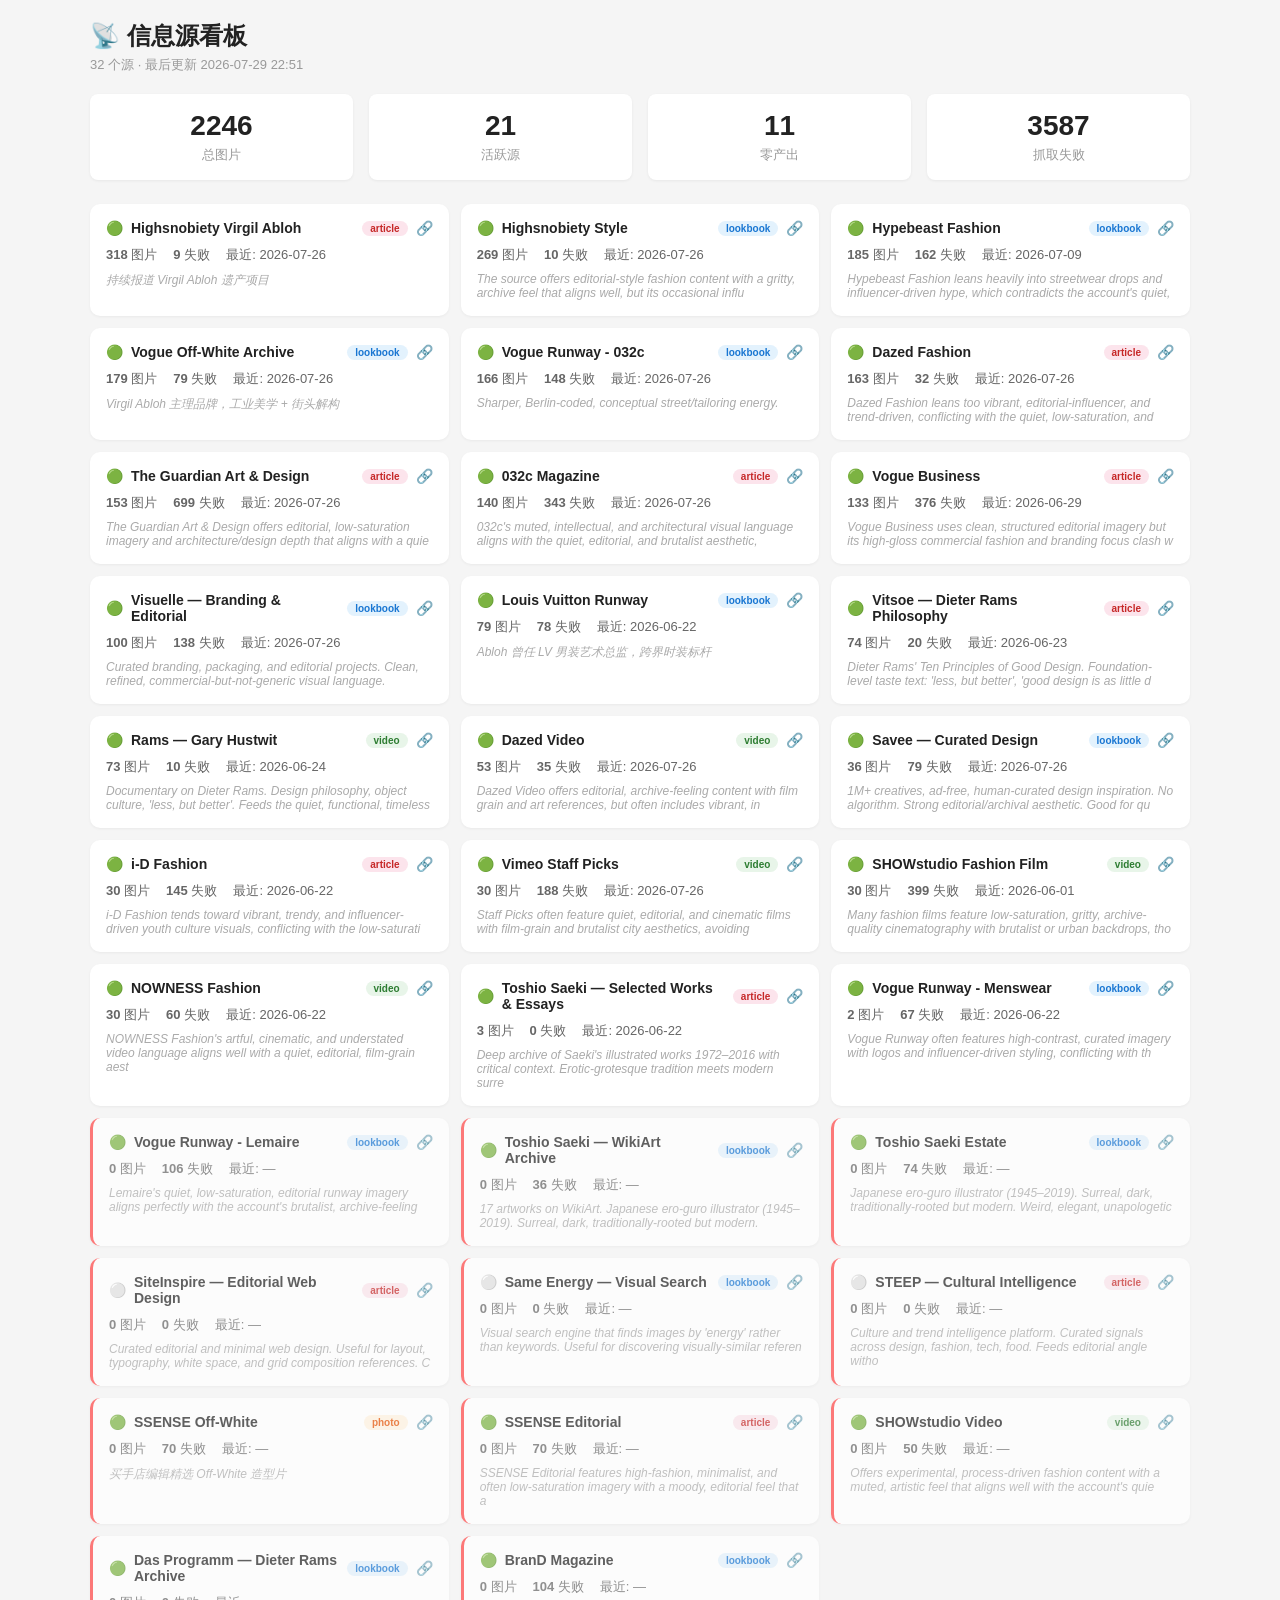
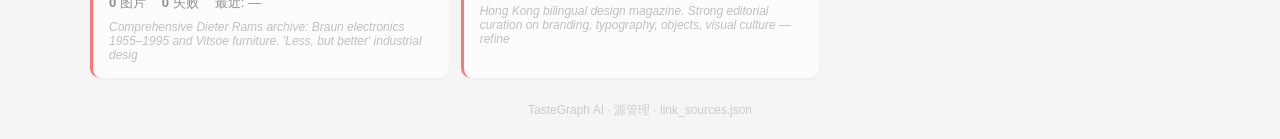
<file: data/sources.html>
<!DOCTYPE html>
<html lang="zh-CN">
<head>
<meta charset="UTF-8">
<meta name="viewport" content="width=device-width, initial-scale=1.0">
<title>信息源看板 — TasteGraph</title>
<style>
  * { box-sizing: border-box; }
  body { font-family: -apple-system, "PingFang SC", sans-serif; background: #f5f5f5; margin: 0; padding: 20px; color: #222; }
  .wrap { max-width: 1100px; margin: 0 auto; }
  h1 { font-size: 24px; margin: 0 0 4px; }
  .sub { color: #999; font-size: 13px; margin-bottom: 20px; }
  .stats { display: flex; gap: 16px; margin-bottom: 24px; }
  .stat-box { background: white; padding: 16px 24px; border-radius: 8px; flex: 1; text-align: center; box-shadow: 0 1px 3px rgba(0,0,0,0.06); }
  .stat-box .num { font-size: 28px; font-weight: 700; }
  .stat-box .label { font-size: 13px; color: #999; margin-top: 4px; }
  .grid { display: grid; grid-template-columns: repeat(auto-fill, minmax(320px, 1fr)); gap: 12px; }
  .card { background: white; border-radius: 10px; padding: 16px; box-shadow: 0 1px 3px rgba(0,0,0,0.05); transition: transform 0.1s; }
  .card:hover { transform: translateY(-1px); box-shadow: 0 3px 12px rgba(0,0,0,0.1); }
  .card.zero-yield { border-left: 3px solid #ff4444; opacity: 0.7; }
  .card-top { display: flex; align-items: center; gap: 8px; margin-bottom: 10px; }
  .card-top .name { font-weight: 700; font-size: 14px; flex: 1; }
  .card-top .status { font-size: 14px; }
  .card-top .url { font-size: 14px; text-decoration: none; }
  .tag { font-size: 10px; padding: 2px 8px; border-radius: 10px; font-weight: 600; }
  .tag-lb { background: #e3f2fd; color: #1976d2; }
  .tag-art { background: #fce4ec; color: #c62828; }
  .tag-vid { background: #e8f5e9; color: #2e7d32; }
  .tag-photo { background: #fff3e0; color: #e65100; }
  .tag-mix { background: #f3e5f5; color: #7b1fa2; }
  .card-stats { display: flex; gap: 16px; font-size: 13px; color: #666; margin-bottom: 8px; }
  .card-reason { font-size: 12px; color: #aaa; font-style: italic; }
  .footer { text-align: center; color: #ccc; font-size: 12px; margin-top: 24px; }
</style>
</head>
<body>
<div class="wrap">
<h1>📡 信息源看板</h1>
<div class="sub">32 个源 · 最后更新 2026-07-29 22:51</div>

<div class="stats">
  <div class="stat-box">
    <div class="num">2246</div>
    <div class="label">总图片</div>
  </div>
  <div class="stat-box">
    <div class="num">21</div>
    <div class="label">活跃源</div>
  </div>
  <div class="stat-box">
    <div class="num">11</div>
    <div class="label">零产出</div>
  </div>
  <div class="stat-box">
    <div class="num">3587</div>
    <div class="label">抓取失败</div>
  </div>
</div>

<div class="grid">

    <div class="card ">
      <div class="card-top">
        <span class="status">🟢</span>
        <span class="name">Highsnobiety Virgil Abloh</span>
        <span class="tag tag-art">article</span>
        <a href="https://www.highsnobiety.com/tag/virgil-abloh/" target="_blank" class="url" title="https://www.highsnobiety.com/tag/virgil-abloh/">🔗</a>
      </div>
      <div class="card-stats">
        <span class="stat"><strong>318</strong> 图片</span>
        <span class="stat"><strong>9</strong> 失败</span>
        <span class="stat">最近: 2026-07-26</span>
      </div>
      <div class="card-reason">持续报道 Virgil Abloh 遗产项目</div>
    </div>
    <div class="card ">
      <div class="card-top">
        <span class="status">🟢</span>
        <span class="name">Highsnobiety Style</span>
        <span class="tag tag-lb">lookbook</span>
        <a href="https://www.highsnobiety.com/tag/style/" target="_blank" class="url" title="https://www.highsnobiety.com/tag/style/">🔗</a>
      </div>
      <div class="card-stats">
        <span class="stat"><strong>269</strong> 图片</span>
        <span class="stat"><strong>10</strong> 失败</span>
        <span class="stat">最近: 2026-07-26</span>
      </div>
      <div class="card-reason">The source offers editorial-style fashion content with a gritty, archive feel that aligns well, but its occasional influ</div>
    </div>
    <div class="card ">
      <div class="card-top">
        <span class="status">🟢</span>
        <span class="name">Hypebeast Fashion</span>
        <span class="tag tag-lb">lookbook</span>
        <a href="https://hypebeast.com/fashion" target="_blank" class="url" title="https://hypebeast.com/fashion">🔗</a>
      </div>
      <div class="card-stats">
        <span class="stat"><strong>185</strong> 图片</span>
        <span class="stat"><strong>162</strong> 失败</span>
        <span class="stat">最近: 2026-07-09</span>
      </div>
      <div class="card-reason">Hypebeast Fashion leans heavily into streetwear drops and influencer-driven hype, which contradicts the account's quiet,</div>
    </div>
    <div class="card ">
      <div class="card-top">
        <span class="status">🟢</span>
        <span class="name">Vogue Off-White Archive</span>
        <span class="tag tag-lb">lookbook</span>
        <a href="https://www.vogue.com/fashion-shows/designer/off-white" target="_blank" class="url" title="https://www.vogue.com/fashion-shows/designer/off-white">🔗</a>
      </div>
      <div class="card-stats">
        <span class="stat"><strong>179</strong> 图片</span>
        <span class="stat"><strong>79</strong> 失败</span>
        <span class="stat">最近: 2026-07-26</span>
      </div>
      <div class="card-reason">Virgil Abloh 主理品牌，工业美学 + 街头解构</div>
    </div>
    <div class="card ">
      <div class="card-top">
        <span class="status">🟢</span>
        <span class="name">Vogue Runway - 032c</span>
        <span class="tag tag-lb">lookbook</span>
        <a href="https://www.vogue.com/fashion-shows/designer/032c" target="_blank" class="url" title="https://www.vogue.com/fashion-shows/designer/032c">🔗</a>
      </div>
      <div class="card-stats">
        <span class="stat"><strong>166</strong> 图片</span>
        <span class="stat"><strong>148</strong> 失败</span>
        <span class="stat">最近: 2026-07-26</span>
      </div>
      <div class="card-reason">Sharper, Berlin-coded, conceptual street/tailoring energy.</div>
    </div>
    <div class="card ">
      <div class="card-top">
        <span class="status">🟢</span>
        <span class="name">Dazed Fashion</span>
        <span class="tag tag-art">article</span>
        <a href="https://www.dazeddigital.com/fashion" target="_blank" class="url" title="https://www.dazeddigital.com/fashion">🔗</a>
      </div>
      <div class="card-stats">
        <span class="stat"><strong>163</strong> 图片</span>
        <span class="stat"><strong>32</strong> 失败</span>
        <span class="stat">最近: 2026-07-26</span>
      </div>
      <div class="card-reason">Dazed Fashion leans too vibrant, editorial-influencer, and trend-driven, conflicting with the quiet, low-saturation, and</div>
    </div>
    <div class="card ">
      <div class="card-top">
        <span class="status">🟢</span>
        <span class="name">The Guardian Art & Design</span>
        <span class="tag tag-art">article</span>
        <a href="https://www.theguardian.com/artanddesign" target="_blank" class="url" title="https://www.theguardian.com/artanddesign">🔗</a>
      </div>
      <div class="card-stats">
        <span class="stat"><strong>153</strong> 图片</span>
        <span class="stat"><strong>699</strong> 失败</span>
        <span class="stat">最近: 2026-07-26</span>
      </div>
      <div class="card-reason">The Guardian Art & Design offers editorial, low-saturation imagery and architecture/design depth that aligns with a quie</div>
    </div>
    <div class="card ">
      <div class="card-top">
        <span class="status">🟢</span>
        <span class="name">032c Magazine</span>
        <span class="tag tag-art">article</span>
        <a href="https://www.032c.com/" target="_blank" class="url" title="https://www.032c.com/">🔗</a>
      </div>
      <div class="card-stats">
        <span class="stat"><strong>140</strong> 图片</span>
        <span class="stat"><strong>343</strong> 失败</span>
        <span class="stat">最近: 2026-07-26</span>
      </div>
      <div class="card-reason">032c's muted, intellectual, and architectural visual language aligns with the quiet, editorial, and brutalist aesthetic,</div>
    </div>
    <div class="card ">
      <div class="card-top">
        <span class="status">🟢</span>
        <span class="name">Vogue Business</span>
        <span class="tag tag-art">article</span>
        <a href="https://www.voguebusiness.com/" target="_blank" class="url" title="https://www.voguebusiness.com/">🔗</a>
      </div>
      <div class="card-stats">
        <span class="stat"><strong>133</strong> 图片</span>
        <span class="stat"><strong>376</strong> 失败</span>
        <span class="stat">最近: 2026-06-29</span>
      </div>
      <div class="card-reason">Vogue Business uses clean, structured editorial imagery but its high-gloss commercial fashion and branding focus clash w</div>
    </div>
    <div class="card ">
      <div class="card-top">
        <span class="status">🟢</span>
        <span class="name">Visuelle — Branding & Editorial</span>
        <span class="tag tag-lb">lookbook</span>
        <a href="https://visuelle.co.uk" target="_blank" class="url" title="https://visuelle.co.uk">🔗</a>
      </div>
      <div class="card-stats">
        <span class="stat"><strong>100</strong> 图片</span>
        <span class="stat"><strong>138</strong> 失败</span>
        <span class="stat">最近: 2026-07-26</span>
      </div>
      <div class="card-reason">Curated branding, packaging, and editorial projects. Clean, refined, commercial-but-not-generic visual language.</div>
    </div>
    <div class="card ">
      <div class="card-top">
        <span class="status">🟢</span>
        <span class="name">Louis Vuitton Runway</span>
        <span class="tag tag-lb">lookbook</span>
        <a href="https://www.vogue.com/fashion-shows/designer/louis-vuitton" target="_blank" class="url" title="https://www.vogue.com/fashion-shows/designer/louis-vuitton">🔗</a>
      </div>
      <div class="card-stats">
        <span class="stat"><strong>79</strong> 图片</span>
        <span class="stat"><strong>78</strong> 失败</span>
        <span class="stat">最近: 2026-06-22</span>
      </div>
      <div class="card-reason">Abloh 曾任 LV 男装艺术总监，跨界时装标杆</div>
    </div>
    <div class="card ">
      <div class="card-top">
        <span class="status">🟢</span>
        <span class="name">Vitsoe — Dieter Rams Philosophy</span>
        <span class="tag tag-art">article</span>
        <a href="https://www.vitsoe.com/gb/about/good-design" target="_blank" class="url" title="https://www.vitsoe.com/gb/about/good-design">🔗</a>
      </div>
      <div class="card-stats">
        <span class="stat"><strong>74</strong> 图片</span>
        <span class="stat"><strong>20</strong> 失败</span>
        <span class="stat">最近: 2026-06-23</span>
      </div>
      <div class="card-reason">Dieter Rams' Ten Principles of Good Design. Foundation-level taste text: 'less, but better', 'good design is as little d</div>
    </div>
    <div class="card ">
      <div class="card-top">
        <span class="status">🟢</span>
        <span class="name">Rams — Gary Hustwit</span>
        <span class="tag tag-vid">video</span>
        <a href="https://www.hustwit.com/rams" target="_blank" class="url" title="https://www.hustwit.com/rams">🔗</a>
      </div>
      <div class="card-stats">
        <span class="stat"><strong>73</strong> 图片</span>
        <span class="stat"><strong>10</strong> 失败</span>
        <span class="stat">最近: 2026-06-24</span>
      </div>
      <div class="card-reason">Documentary on Dieter Rams. Design philosophy, object culture, 'less, but better'. Feeds the quiet, functional, timeless</div>
    </div>
    <div class="card ">
      <div class="card-top">
        <span class="status">🟢</span>
        <span class="name">Dazed Video</span>
        <span class="tag tag-vid">video</span>
        <a href="https://www.dazeddigital.com/video" target="_blank" class="url" title="https://www.dazeddigital.com/video">🔗</a>
      </div>
      <div class="card-stats">
        <span class="stat"><strong>53</strong> 图片</span>
        <span class="stat"><strong>35</strong> 失败</span>
        <span class="stat">最近: 2026-07-26</span>
      </div>
      <div class="card-reason">Dazed Video offers editorial, archive-feeling content with film grain and art references, but often includes vibrant, in</div>
    </div>
    <div class="card ">
      <div class="card-top">
        <span class="status">🟢</span>
        <span class="name">Savee — Curated Design</span>
        <span class="tag tag-lb">lookbook</span>
        <a href="https://savee.it" target="_blank" class="url" title="https://savee.it">🔗</a>
      </div>
      <div class="card-stats">
        <span class="stat"><strong>36</strong> 图片</span>
        <span class="stat"><strong>79</strong> 失败</span>
        <span class="stat">最近: 2026-07-26</span>
      </div>
      <div class="card-reason">1M+ creatives, ad-free, human-curated design inspiration. No algorithm. Strong editorial/archival aesthetic. Good for qu</div>
    </div>
    <div class="card ">
      <div class="card-top">
        <span class="status">🟢</span>
        <span class="name">i-D Fashion</span>
        <span class="tag tag-art">article</span>
        <a href="https://i-d.co/category/fashion/" target="_blank" class="url" title="https://i-d.co/category/fashion/">🔗</a>
      </div>
      <div class="card-stats">
        <span class="stat"><strong>30</strong> 图片</span>
        <span class="stat"><strong>145</strong> 失败</span>
        <span class="stat">最近: 2026-06-22</span>
      </div>
      <div class="card-reason">i-D Fashion tends toward vibrant, trendy, and influencer-driven youth culture visuals, conflicting with the low-saturati</div>
    </div>
    <div class="card ">
      <div class="card-top">
        <span class="status">🟢</span>
        <span class="name">Vimeo Staff Picks</span>
        <span class="tag tag-vid">video</span>
        <a href="https://vimeo.com/channels/staffpicks" target="_blank" class="url" title="https://vimeo.com/channels/staffpicks">🔗</a>
      </div>
      <div class="card-stats">
        <span class="stat"><strong>30</strong> 图片</span>
        <span class="stat"><strong>188</strong> 失败</span>
        <span class="stat">最近: 2026-07-26</span>
      </div>
      <div class="card-reason">Staff Picks often feature quiet, editorial, and cinematic films with film-grain and brutalist city aesthetics, avoiding </div>
    </div>
    <div class="card ">
      <div class="card-top">
        <span class="status">🟢</span>
        <span class="name">SHOWstudio Fashion Film</span>
        <span class="tag tag-vid">video</span>
        <a href="https://www.showstudio.com/projects/fashion_film_submissions" target="_blank" class="url" title="https://www.showstudio.com/projects/fashion_film_submissions">🔗</a>
      </div>
      <div class="card-stats">
        <span class="stat"><strong>30</strong> 图片</span>
        <span class="stat"><strong>399</strong> 失败</span>
        <span class="stat">最近: 2026-06-01</span>
      </div>
      <div class="card-reason">Many fashion films feature low-saturation, gritty, archive-quality cinematography with brutalist or urban backdrops, tho</div>
    </div>
    <div class="card ">
      <div class="card-top">
        <span class="status">🟢</span>
        <span class="name">NOWNESS Fashion</span>
        <span class="tag tag-vid">video</span>
        <a href="https://www.nowness.com/topic/fashion" target="_blank" class="url" title="https://www.nowness.com/topic/fashion">🔗</a>
      </div>
      <div class="card-stats">
        <span class="stat"><strong>30</strong> 图片</span>
        <span class="stat"><strong>60</strong> 失败</span>
        <span class="stat">最近: 2026-06-22</span>
      </div>
      <div class="card-reason">NOWNESS Fashion's artful, cinematic, and understated video language aligns well with a quiet, editorial, film-grain aest</div>
    </div>
    <div class="card ">
      <div class="card-top">
        <span class="status">🟢</span>
        <span class="name">Toshio Saeki — Selected Works & Essays</span>
        <span class="tag tag-art">article</span>
        <a href="https://anothersomething.org/saeki-selected-works" target="_blank" class="url" title="https://anothersomething.org/saeki-selected-works">🔗</a>
      </div>
      <div class="card-stats">
        <span class="stat"><strong>3</strong> 图片</span>
        <span class="stat"><strong>0</strong> 失败</span>
        <span class="stat">最近: 2026-06-22</span>
      </div>
      <div class="card-reason">Deep archive of Saeki's illustrated works 1972–2016 with critical context. Erotic-grotesque tradition meets modern surre</div>
    </div>
    <div class="card ">
      <div class="card-top">
        <span class="status">🟢</span>
        <span class="name">Vogue Runway - Menswear</span>
        <span class="tag tag-lb">lookbook</span>
        <a href="https://www.vogue.com/fashion-shows/menswear" target="_blank" class="url" title="https://www.vogue.com/fashion-shows/menswear">🔗</a>
      </div>
      <div class="card-stats">
        <span class="stat"><strong>2</strong> 图片</span>
        <span class="stat"><strong>67</strong> 失败</span>
        <span class="stat">最近: 2026-06-22</span>
      </div>
      <div class="card-reason">Vogue Runway often features high-contrast, curated imagery with logos and influencer-driven styling, conflicting with th</div>
    </div>
    <div class="card zero-yield">
      <div class="card-top">
        <span class="status">🟢</span>
        <span class="name">Vogue Runway - Lemaire</span>
        <span class="tag tag-lb">lookbook</span>
        <a href="https://www.vogue.com/brands/lemaire" target="_blank" class="url" title="https://www.vogue.com/brands/lemaire">🔗</a>
      </div>
      <div class="card-stats">
        <span class="stat"><strong>0</strong> 图片</span>
        <span class="stat"><strong>106</strong> 失败</span>
        <span class="stat">最近: —</span>
      </div>
      <div class="card-reason">Lemaire's quiet, low-saturation, editorial runway imagery aligns perfectly with the account's brutalist, archive-feeling</div>
    </div>
    <div class="card zero-yield">
      <div class="card-top">
        <span class="status">🟢</span>
        <span class="name">Toshio Saeki — WikiArt Archive</span>
        <span class="tag tag-lb">lookbook</span>
        <a href="https://www.wikiart.org/en/toshio-saeki" target="_blank" class="url" title="https://www.wikiart.org/en/toshio-saeki">🔗</a>
      </div>
      <div class="card-stats">
        <span class="stat"><strong>0</strong> 图片</span>
        <span class="stat"><strong>36</strong> 失败</span>
        <span class="stat">最近: —</span>
      </div>
      <div class="card-reason">17 artworks on WikiArt. Japanese ero-guro illustrator (1945–2019). Surreal, dark, traditionally-rooted but modern.</div>
    </div>
    <div class="card zero-yield">
      <div class="card-top">
        <span class="status">🟢</span>
        <span class="name">Toshio Saeki Estate</span>
        <span class="tag tag-lb">lookbook</span>
        <a href="https://www.toshiosaeki.estate" target="_blank" class="url" title="https://www.toshiosaeki.estate">🔗</a>
      </div>
      <div class="card-stats">
        <span class="stat"><strong>0</strong> 图片</span>
        <span class="stat"><strong>74</strong> 失败</span>
        <span class="stat">最近: —</span>
      </div>
      <div class="card-reason">Japanese ero-guro illustrator (1945–2019). Surreal, dark, traditionally-rooted but modern. Weird, elegant, unapologetic </div>
    </div>
    <div class="card zero-yield">
      <div class="card-top">
        <span class="status">⚪</span>
        <span class="name">SiteInspire — Editorial Web Design</span>
        <span class="tag tag-art">article</span>
        <a href="https://www.siteinspire.com" target="_blank" class="url" title="https://www.siteinspire.com">🔗</a>
      </div>
      <div class="card-stats">
        <span class="stat"><strong>0</strong> 图片</span>
        <span class="stat"><strong>0</strong> 失败</span>
        <span class="stat">最近: —</span>
      </div>
      <div class="card-reason">Curated editorial and minimal web design. Useful for layout, typography, white space, and grid composition references. C</div>
    </div>
    <div class="card zero-yield">
      <div class="card-top">
        <span class="status">⚪</span>
        <span class="name">Same Energy — Visual Search</span>
        <span class="tag tag-lb">lookbook</span>
        <a href="https://same.energy" target="_blank" class="url" title="https://same.energy">🔗</a>
      </div>
      <div class="card-stats">
        <span class="stat"><strong>0</strong> 图片</span>
        <span class="stat"><strong>0</strong> 失败</span>
        <span class="stat">最近: —</span>
      </div>
      <div class="card-reason">Visual search engine that finds images by 'energy' rather than keywords. Useful for discovering visually-similar referen</div>
    </div>
    <div class="card zero-yield">
      <div class="card-top">
        <span class="status">⚪</span>
        <span class="name">STEEP — Cultural Intelligence</span>
        <span class="tag tag-art">article</span>
        <a href="https://www.steep.earth" target="_blank" class="url" title="https://www.steep.earth">🔗</a>
      </div>
      <div class="card-stats">
        <span class="stat"><strong>0</strong> 图片</span>
        <span class="stat"><strong>0</strong> 失败</span>
        <span class="stat">最近: —</span>
      </div>
      <div class="card-reason">Culture and trend intelligence platform. Curated signals across design, fashion, tech, food. Feeds editorial angle witho</div>
    </div>
    <div class="card zero-yield">
      <div class="card-top">
        <span class="status">🟢</span>
        <span class="name">SSENSE Off-White</span>
        <span class="tag tag-photo">photo</span>
        <a href="https://www.ssense.com/en-us/everything-else/designers/off-white" target="_blank" class="url" title="https://www.ssense.com/en-us/everything-else/designers/off-white">🔗</a>
      </div>
      <div class="card-stats">
        <span class="stat"><strong>0</strong> 图片</span>
        <span class="stat"><strong>70</strong> 失败</span>
        <span class="stat">最近: —</span>
      </div>
      <div class="card-reason">买手店编辑精选 Off-White 造型片</div>
    </div>
    <div class="card zero-yield">
      <div class="card-top">
        <span class="status">🟢</span>
        <span class="name">SSENSE Editorial</span>
        <span class="tag tag-art">article</span>
        <a href="https://www.ssense.com/en-us/editorial" target="_blank" class="url" title="https://www.ssense.com/en-us/editorial">🔗</a>
      </div>
      <div class="card-stats">
        <span class="stat"><strong>0</strong> 图片</span>
        <span class="stat"><strong>70</strong> 失败</span>
        <span class="stat">最近: —</span>
      </div>
      <div class="card-reason">SSENSE Editorial features high-fashion, minimalist, and often low-saturation imagery with a moody, editorial feel that a</div>
    </div>
    <div class="card zero-yield">
      <div class="card-top">
        <span class="status">🟢</span>
        <span class="name">SHOWstudio Video</span>
        <span class="tag tag-vid">video</span>
        <a href="https://www.showstudio.com/videos" target="_blank" class="url" title="https://www.showstudio.com/videos">🔗</a>
      </div>
      <div class="card-stats">
        <span class="stat"><strong>0</strong> 图片</span>
        <span class="stat"><strong>50</strong> 失败</span>
        <span class="stat">最近: —</span>
      </div>
      <div class="card-reason">Offers experimental, process-driven fashion content with a muted, artistic feel that aligns well with the account's quie</div>
    </div>
    <div class="card zero-yield">
      <div class="card-top">
        <span class="status">🟢</span>
        <span class="name">Das Programm — Dieter Rams Archive</span>
        <span class="tag tag-lb">lookbook</span>
        <a href="https://www.dasprogramm.org" target="_blank" class="url" title="https://www.dasprogramm.org">🔗</a>
      </div>
      <div class="card-stats">
        <span class="stat"><strong>0</strong> 图片</span>
        <span class="stat"><strong>0</strong> 失败</span>
        <span class="stat">最近: —</span>
      </div>
      <div class="card-reason">Comprehensive Dieter Rams archive: Braun electronics 1955–1995 and Vitsoe furniture. 'Less, but better' industrial desig</div>
    </div>
    <div class="card zero-yield">
      <div class="card-top">
        <span class="status">🟢</span>
        <span class="name">BranD Magazine</span>
        <span class="tag tag-lb">lookbook</span>
        <a href="https://www.brandmagazine.com.hk" target="_blank" class="url" title="https://www.brandmagazine.com.hk">🔗</a>
      </div>
      <div class="card-stats">
        <span class="stat"><strong>0</strong> 图片</span>
        <span class="stat"><strong>104</strong> 失败</span>
        <span class="stat">最近: —</span>
      </div>
      <div class="card-reason">Hong Kong bilingual design magazine. Strong editorial curation on branding, typography, objects, visual culture — refine</div>
    </div>
</div>

<div class="footer">TasteGraph AI · 源管理 · link_sources.json</div>
</div>
</body>
</html>
</file>
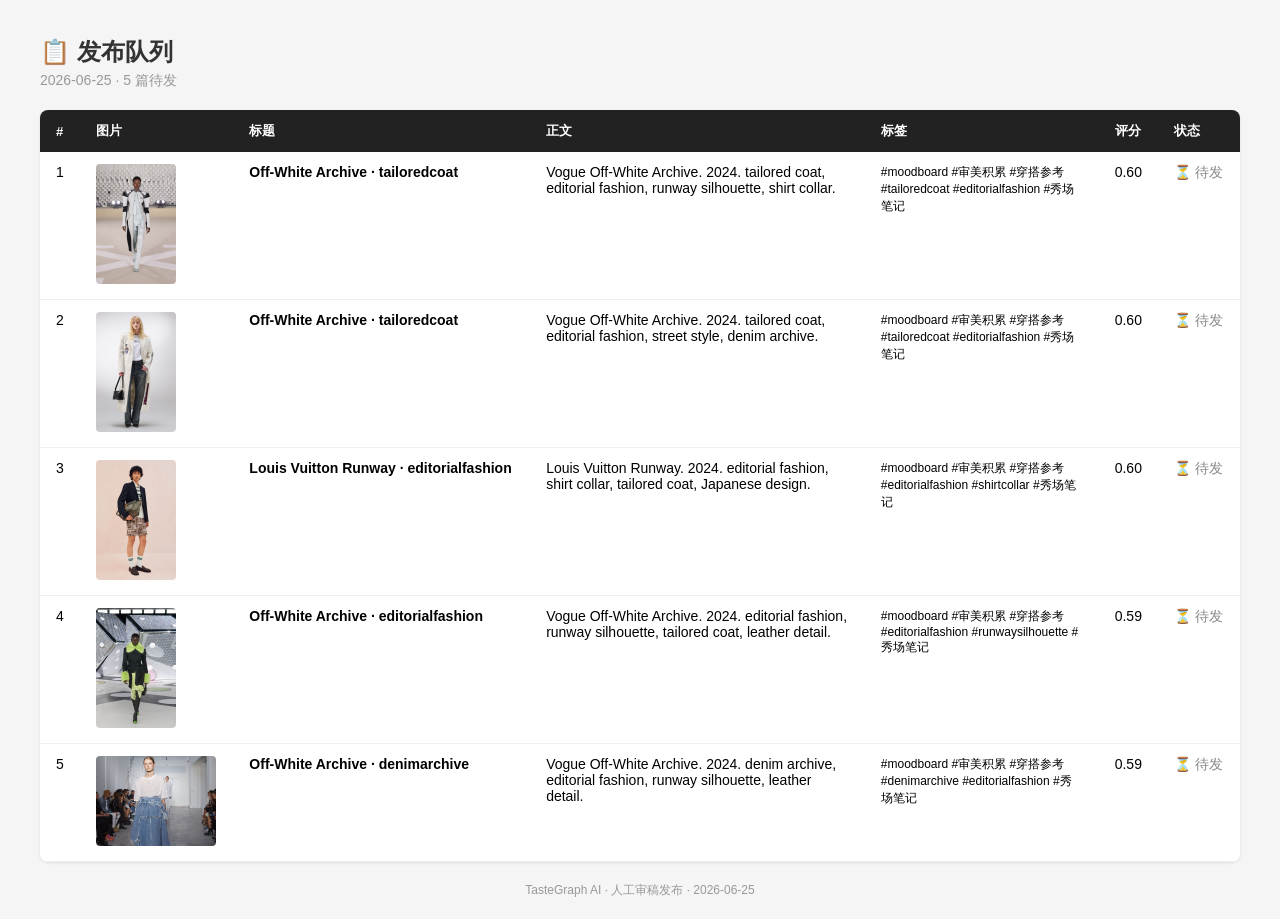
<file: posts/2026-06-25/QUEUE.html>
<!DOCTYPE html>
<html lang="zh-CN">
<head>
<meta charset="UTF-8">
<title>发布队列 — 2026-06-25</title>
<style>
  body { font-family: -apple-system, "PingFang SC", sans-serif; max-width: 1200px; margin: 0 auto; padding: 20px; background: #f5f5f5; }
  h1 { color: #333; font-size: 24px; margin-bottom: 4px; }
  .date { color: #999; font-size: 14px; margin-bottom: 20px; }
  table { width: 100%; border-collapse: collapse; background: white; border-radius: 8px; overflow: hidden; box-shadow: 0 1px 3px rgba(0,0,0,0.1); }
  th { background: #222; color: white; padding: 12px 16px; text-align: left; font-weight: 600; font-size: 13px; }
  td { padding: 12px 16px; border-bottom: 1px solid #eee; font-size: 14px; vertical-align: top; }
  tr:hover { background: #fafafa; }
  .footer { margin-top: 20px; color: #999; font-size: 12px; text-align: center; }
</style>
</head>
<body>
<h1>📋 发布队列</h1>
<div class="date">2026-06-25 · 5 篇待发</div>
<table>
<thead><tr>
  <th>#</th>
  <th>图片</th>
  <th>标题</th>
  <th>正文</th>
  <th>标签</th>
  <th>评分</th>
  <th>状态</th>
</tr></thead>
<tbody>

        <tr>
          <td>1</td>
          <td><img src="post-001/image.jpg" style="max-width:120px;max-height:120px;border-radius:4px"></td>
          <td><strong>Off-White Archive · tailoredcoat</strong></td>
          <td style="max-width:300px">Vogue Off-White Archive. 2024. tailored coat, editorial fashion, runway silhouette, shirt collar.</td>
          <td style="font-size:12px;max-width:200px">#moodboard #审美积累 #穿搭参考 #tailoredcoat #editorialfashion #秀场笔记</td>
          <td>0.60</td>
          <td style="color:#888">⏳ 待发</td>
        </tr>
        <tr>
          <td>2</td>
          <td><img src="post-002/image.jpg" style="max-width:120px;max-height:120px;border-radius:4px"></td>
          <td><strong>Off-White Archive · tailoredcoat</strong></td>
          <td style="max-width:300px">Vogue Off-White Archive. 2024. tailored coat, editorial fashion, street style, denim archive.</td>
          <td style="font-size:12px;max-width:200px">#moodboard #审美积累 #穿搭参考 #tailoredcoat #editorialfashion #秀场笔记</td>
          <td>0.60</td>
          <td style="color:#888">⏳ 待发</td>
        </tr>
        <tr>
          <td>3</td>
          <td><img src="post-003/image.jpg" style="max-width:120px;max-height:120px;border-radius:4px"></td>
          <td><strong>Louis Vuitton Runway · editorialfashion</strong></td>
          <td style="max-width:300px">Louis Vuitton Runway. 2024. editorial fashion, shirt collar, tailored coat, Japanese design.</td>
          <td style="font-size:12px;max-width:200px">#moodboard #审美积累 #穿搭参考 #editorialfashion #shirtcollar #秀场笔记</td>
          <td>0.60</td>
          <td style="color:#888">⏳ 待发</td>
        </tr>
        <tr>
          <td>4</td>
          <td><img src="post-004/image.jpg" style="max-width:120px;max-height:120px;border-radius:4px"></td>
          <td><strong>Off-White Archive · editorialfashion</strong></td>
          <td style="max-width:300px">Vogue Off-White Archive. 2024. editorial fashion, runway silhouette, tailored coat, leather detail.</td>
          <td style="font-size:12px;max-width:200px">#moodboard #审美积累 #穿搭参考 #editorialfashion #runwaysilhouette #秀场笔记</td>
          <td>0.59</td>
          <td style="color:#888">⏳ 待发</td>
        </tr>
        <tr>
          <td>5</td>
          <td><img src="post-005/image.jpg" style="max-width:120px;max-height:120px;border-radius:4px"></td>
          <td><strong>Off-White Archive · denimarchive</strong></td>
          <td style="max-width:300px">Vogue Off-White Archive. 2024. denim archive, editorial fashion, runway silhouette, leather detail.</td>
          <td style="font-size:12px;max-width:200px">#moodboard #审美积累 #穿搭参考 #denimarchive #editorialfashion #秀场笔记</td>
          <td>0.59</td>
          <td style="color:#888">⏳ 待发</td>
        </tr>
</tbody>
</table>
<div class="footer">TasteGraph AI · 人工审稿发布 · 2026-06-25</div>
</body>
</html>
</file>
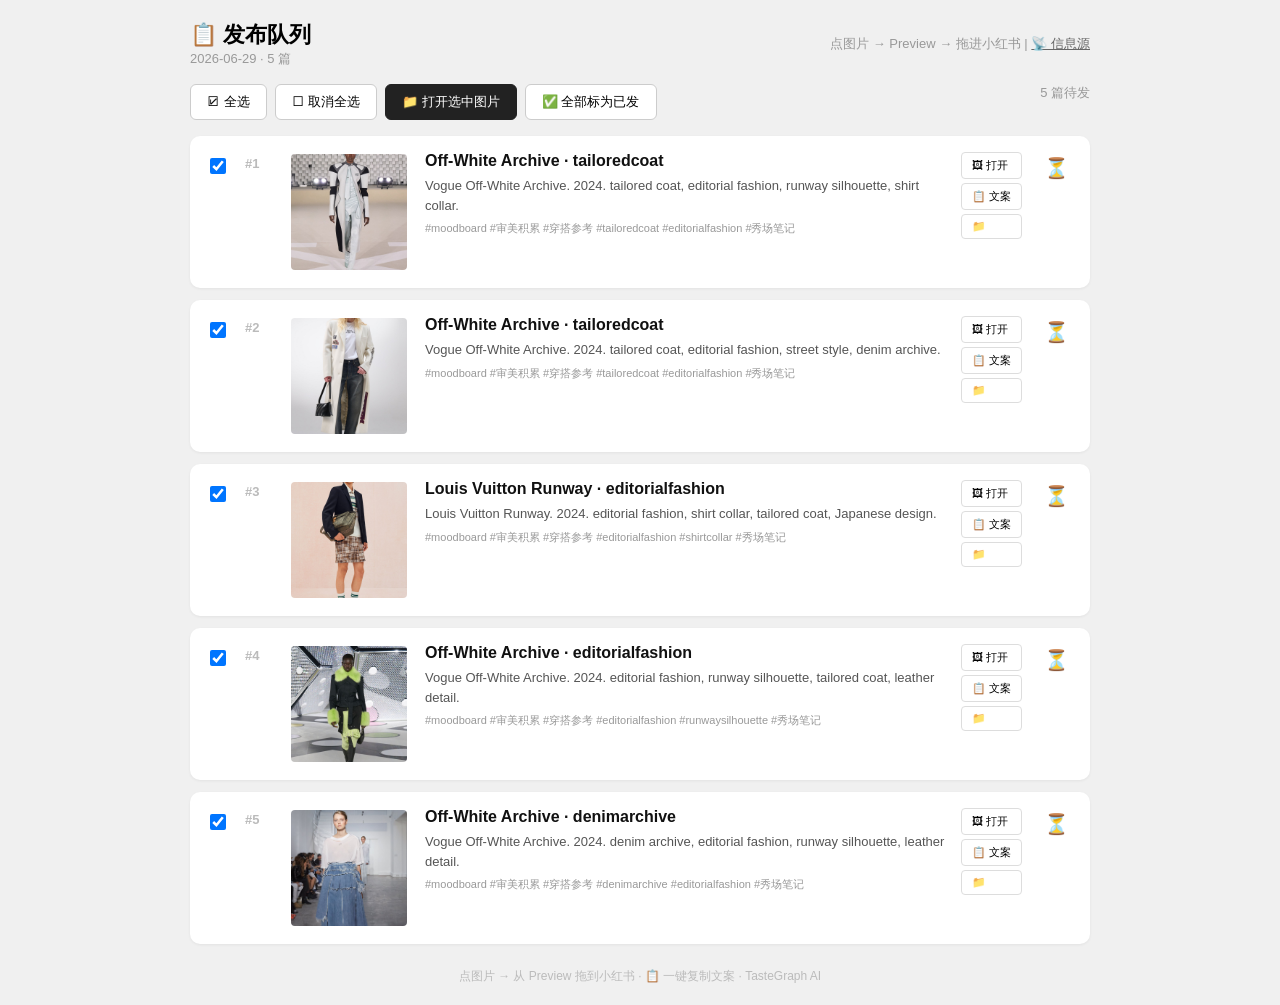
<file: posts/2026-06-29/QUEUE.html>
<!DOCTYPE html>
<html lang="zh-CN">
<head>
<meta charset="UTF-8">
<title>发布队列 — 2026-06-29</title>
<style>
  * { box-sizing: border-box; }
  body { font-family: -apple-system, "PingFang SC", sans-serif; background: #f0f0f0; margin: 0; padding: 20px; }
  .header { max-width: 900px; margin: 0 auto 16px; display: flex; justify-content: space-between; align-items: center; }
  .header h1 { font-size: 22px; margin: 0; }
  .header .date { color: #999; font-size: 13px; }
  .toolbar { max-width: 900px; margin: 0 auto 16px; display: flex; gap: 8px; flex-wrap: wrap; }
  .toolbar button { padding: 8px 16px; border: 1px solid #ccc; border-radius: 6px; background: white; cursor: pointer; font-size: 13px; }
  .toolbar button:hover { background: #eee; }
  .toolbar button.primary { background: #222; color: white; border-color: #222; }

  .queue { max-width: 900px; margin: 0 auto; }
  .card {
    display: flex; gap: 16px; align-items: flex-start;
    background: white; border-radius: 10px; padding: 16px; margin-bottom: 12px;
    box-shadow: 0 1px 3px rgba(0,0,0,0.06);
    transition: transform 0.15s, box-shadow 0.15s;
  }
  .card:hover { transform: translateY(-1px); box-shadow: 0 4px 12px rgba(0,0,0,0.1); }
  .card.published { opacity: 0.45; }
  .card-num { font-size: 13px; color: #bbb; font-weight: 700; min-width: 28px; padding-top: 4px; }
  .card-img {
    width: 120px; height: 120px; object-fit: cover; border-radius: 6px;
    cursor: grab; flex-shrink: 0;
    border: 2px solid transparent; transition: border-color 0.2s;
  }
  .card-img:hover { border-color: #ff2442; }
  .card-img:active { cursor: grabbing; }
  .card-body { flex: 1; min-width: 0; }
  .card-title { font-size: 16px; font-weight: 700; margin-bottom: 6px; color: #111; }
  .card-text { font-size: 13px; color: #555; margin-bottom: 6px; line-height: 1.5; white-space: pre-line; }
  .card-tags { font-size: 11px; color: #999; word-break: break-all; }
  .card-actions { display: flex; flex-direction: column; gap: 4px; flex-shrink: 0; }
  .card-actions button {
    padding: 5px 10px; border: 1px solid #ddd; border-radius: 4px;
    background: white; cursor: pointer; font-size: 11px; white-space: nowrap;
    text-align: left;
  }
  .card-actions button:hover { background: #f5f5f5; border-color: #bbb; }
  .card-status { font-size: 20px; min-width: 36px; text-align: center; padding-top: 4px; cursor: pointer; }
  .select-cb { margin-top: 6px; width: 16px; height: 16px; cursor: pointer; flex-shrink: 0; }

  .toast {
    position: fixed; bottom: 24px; left: 50%; transform: translateX(-50%);
    background: #222; color: #fff; padding: 10px 24px; border-radius: 8px;
    font-size: 14px; z-index: 999; animation: fadeOut 1.8s forwards;
  }
  @keyframes fadeOut { 0%,60% { opacity:1; } 100% { opacity:0; } }

  .footer { text-align: center; color: #bbb; font-size: 12px; margin-top: 24px; }
</style>
</head>
<body>

<div class="header">
  <div>
    <h1>📋 发布队列</h1>
    <div class="date">2026-06-29 · 5 篇</div>
  </div>
  <div style="font-size:13px;color:#999">
    点图片 → Preview → 拖进小红书 | <a href="/sources" style="color:#666">📡 信息源</a>
  </div>
</div>

<div class="toolbar">
  <button onclick="selectAll()">☑ 全选</button>
  <button onclick="deselectAll()">☐ 取消全选</button>
  <button class="primary" onclick="openSelected()">📁 打开选中图片</button>
  <button onclick="markAllDone()">✅ 全部标为已发</button>
  <span style="font-size:13px;color:#999;margin-left:auto" id="counter">5 篇待发</span>
</div>

<div class="queue">

    <div class="card" id="post-001">
      <input type="checkbox" class="select-cb" data-post="post-001" checked>
      <div class="card-num">#1</div>
      <img src="post-001/image.jpg" class="card-img"
           data-abs="/Volumes/SanDisk2TB/自媒体作品/小红书起号/moodboard-hidden-ny-jjjjound/posts/2026-06-29/post-001/image.jpg"
           onclick="openInPreview('/Volumes/SanDisk2TB/自媒体作品/小红书起号/moodboard-hidden-ny-jjjjound/posts/2026-06-29/post-001/image.jpg')"
           title="点击在 Preview 中打开 → 拖到小红书">
      <div class="card-body">
        <div class="card-title">Off-White Archive · tailoredcoat</div>
        <div class="card-text">Vogue Off-White Archive. 2024. tailored coat, editorial fashion, runway silhouette, shirt collar.</div>
        <div class="card-tags">#moodboard #审美积累 #穿搭参考 #tailoredcoat #editorialfashion #秀场笔记</div>
      </div>
      <div class="card-actions">
        <button onclick="openInPreview('/Volumes/SanDisk2TB/自媒体作品/小红书起号/moodboard-hidden-ny-jjjjound/posts/2026-06-29/post-001/image.jpg', this)" class="btn-copy-img" title="在 Preview 中打开 → 拖进小红书">🖼 打开</button>
        <button onclick="copyAll('post-001')" title="复制标题+正文+标签">📋 文案</button>
        <button onclick="fetch('/open-folder?path=' + encodeURIComponent('/Volumes/SanDisk2TB/自媒体作品/小红书起号/moodboard-hidden-ny-jjjjound/posts/2026-06-29/post-001/image.jpg'))">📁</button>
      </div>
      <div class="card-status" id="status-post-001">⏳</div>
    </div>
    <div class="card" id="post-002">
      <input type="checkbox" class="select-cb" data-post="post-002" checked>
      <div class="card-num">#2</div>
      <img src="post-002/image.jpg" class="card-img"
           data-abs="/Volumes/SanDisk2TB/自媒体作品/小红书起号/moodboard-hidden-ny-jjjjound/posts/2026-06-29/post-002/image.jpg"
           onclick="openInPreview('/Volumes/SanDisk2TB/自媒体作品/小红书起号/moodboard-hidden-ny-jjjjound/posts/2026-06-29/post-002/image.jpg')"
           title="点击在 Preview 中打开 → 拖到小红书">
      <div class="card-body">
        <div class="card-title">Off-White Archive · tailoredcoat</div>
        <div class="card-text">Vogue Off-White Archive. 2024. tailored coat, editorial fashion, street style, denim archive.</div>
        <div class="card-tags">#moodboard #审美积累 #穿搭参考 #tailoredcoat #editorialfashion #秀场笔记</div>
      </div>
      <div class="card-actions">
        <button onclick="openInPreview('/Volumes/SanDisk2TB/自媒体作品/小红书起号/moodboard-hidden-ny-jjjjound/posts/2026-06-29/post-002/image.jpg', this)" class="btn-copy-img" title="在 Preview 中打开 → 拖进小红书">🖼 打开</button>
        <button onclick="copyAll('post-002')" title="复制标题+正文+标签">📋 文案</button>
        <button onclick="fetch('/open-folder?path=' + encodeURIComponent('/Volumes/SanDisk2TB/自媒体作品/小红书起号/moodboard-hidden-ny-jjjjound/posts/2026-06-29/post-002/image.jpg'))">📁</button>
      </div>
      <div class="card-status" id="status-post-002">⏳</div>
    </div>
    <div class="card" id="post-003">
      <input type="checkbox" class="select-cb" data-post="post-003" checked>
      <div class="card-num">#3</div>
      <img src="post-003/image.jpg" class="card-img"
           data-abs="/Volumes/SanDisk2TB/自媒体作品/小红书起号/moodboard-hidden-ny-jjjjound/posts/2026-06-29/post-003/image.jpg"
           onclick="openInPreview('/Volumes/SanDisk2TB/自媒体作品/小红书起号/moodboard-hidden-ny-jjjjound/posts/2026-06-29/post-003/image.jpg')"
           title="点击在 Preview 中打开 → 拖到小红书">
      <div class="card-body">
        <div class="card-title">Louis Vuitton Runway · editorialfashion</div>
        <div class="card-text">Louis Vuitton Runway. 2024. editorial fashion, shirt collar, tailored coat, Japanese design.</div>
        <div class="card-tags">#moodboard #审美积累 #穿搭参考 #editorialfashion #shirtcollar #秀场笔记</div>
      </div>
      <div class="card-actions">
        <button onclick="openInPreview('/Volumes/SanDisk2TB/自媒体作品/小红书起号/moodboard-hidden-ny-jjjjound/posts/2026-06-29/post-003/image.jpg', this)" class="btn-copy-img" title="在 Preview 中打开 → 拖进小红书">🖼 打开</button>
        <button onclick="copyAll('post-003')" title="复制标题+正文+标签">📋 文案</button>
        <button onclick="fetch('/open-folder?path=' + encodeURIComponent('/Volumes/SanDisk2TB/自媒体作品/小红书起号/moodboard-hidden-ny-jjjjound/posts/2026-06-29/post-003/image.jpg'))">📁</button>
      </div>
      <div class="card-status" id="status-post-003">⏳</div>
    </div>
    <div class="card" id="post-004">
      <input type="checkbox" class="select-cb" data-post="post-004" checked>
      <div class="card-num">#4</div>
      <img src="post-004/image.jpg" class="card-img"
           data-abs="/Volumes/SanDisk2TB/自媒体作品/小红书起号/moodboard-hidden-ny-jjjjound/posts/2026-06-29/post-004/image.jpg"
           onclick="openInPreview('/Volumes/SanDisk2TB/自媒体作品/小红书起号/moodboard-hidden-ny-jjjjound/posts/2026-06-29/post-004/image.jpg')"
           title="点击在 Preview 中打开 → 拖到小红书">
      <div class="card-body">
        <div class="card-title">Off-White Archive · editorialfashion</div>
        <div class="card-text">Vogue Off-White Archive. 2024. editorial fashion, runway silhouette, tailored coat, leather detail.</div>
        <div class="card-tags">#moodboard #审美积累 #穿搭参考 #editorialfashion #runwaysilhouette #秀场笔记</div>
      </div>
      <div class="card-actions">
        <button onclick="openInPreview('/Volumes/SanDisk2TB/自媒体作品/小红书起号/moodboard-hidden-ny-jjjjound/posts/2026-06-29/post-004/image.jpg', this)" class="btn-copy-img" title="在 Preview 中打开 → 拖进小红书">🖼 打开</button>
        <button onclick="copyAll('post-004')" title="复制标题+正文+标签">📋 文案</button>
        <button onclick="fetch('/open-folder?path=' + encodeURIComponent('/Volumes/SanDisk2TB/自媒体作品/小红书起号/moodboard-hidden-ny-jjjjound/posts/2026-06-29/post-004/image.jpg'))">📁</button>
      </div>
      <div class="card-status" id="status-post-004">⏳</div>
    </div>
    <div class="card" id="post-005">
      <input type="checkbox" class="select-cb" data-post="post-005" checked>
      <div class="card-num">#5</div>
      <img src="post-005/image.jpg" class="card-img"
           data-abs="/Volumes/SanDisk2TB/自媒体作品/小红书起号/moodboard-hidden-ny-jjjjound/posts/2026-06-29/post-005/image.jpg"
           onclick="openInPreview('/Volumes/SanDisk2TB/自媒体作品/小红书起号/moodboard-hidden-ny-jjjjound/posts/2026-06-29/post-005/image.jpg')"
           title="点击在 Preview 中打开 → 拖到小红书">
      <div class="card-body">
        <div class="card-title">Off-White Archive · denimarchive</div>
        <div class="card-text">Vogue Off-White Archive. 2024. denim archive, editorial fashion, runway silhouette, leather detail.</div>
        <div class="card-tags">#moodboard #审美积累 #穿搭参考 #denimarchive #editorialfashion #秀场笔记</div>
      </div>
      <div class="card-actions">
        <button onclick="openInPreview('/Volumes/SanDisk2TB/自媒体作品/小红书起号/moodboard-hidden-ny-jjjjound/posts/2026-06-29/post-005/image.jpg', this)" class="btn-copy-img" title="在 Preview 中打开 → 拖进小红书">🖼 打开</button>
        <button onclick="copyAll('post-005')" title="复制标题+正文+标签">📋 文案</button>
        <button onclick="fetch('/open-folder?path=' + encodeURIComponent('/Volumes/SanDisk2TB/自媒体作品/小红书起号/moodboard-hidden-ny-jjjjound/posts/2026-06-29/post-005/image.jpg'))">📁</button>
      </div>
      <div class="card-status" id="status-post-005">⏳</div>
    </div>
</div>

<div class="footer">点图片 → 从 Preview 拖到小红书 · 📋 一键复制文案 · TasteGraph AI</div>

<script>
// ── Open image in Preview (drag from Preview → XHS) ──
async function openInPreview(path, btn) {
    if (btn) { btn.innerText = '...'; btn.disabled = true; }
    try {
        const resp = await fetch('/open-file?path=' + encodeURIComponent(path));
        const data = await resp.json();
        if (data.ok) {
            toast('✅ Preview 已打开 → 拖图片到小红书');
        } else {
            toast('❌ 失败');
        }
    } catch(e) {
        toast('❌ 请先启动服务: python scripts/queue_server.py');
    }
    if (btn) { btn.innerText = '🖼 打开图片'; btn.disabled = false; }
}

// ── Copy text helpers ──
function copyToClipboard(text) {
    navigator.clipboard.writeText(text).then(() => toast('已复制 ✓'));
}

function copyAll(postId) {
    const title = document.querySelector('#' + postId + ' .card-title').innerText;
    const body = document.querySelector('#' + postId + ' .card-text').innerText;
    const tags = document.querySelector('#' + postId + ' .card-tags').innerText;
    copyToClipboard(title + '\n\n' + body + '\n\n' + tags);
}

function copyTitle(t) { copyToClipboard(t); }
function copyBody(b) { copyToClipboard(b); }
function copyTags(t) { copyToClipboard(t); }

// ── Select / Counter ──
function getChecked() {
    return [...document.querySelectorAll('.select-cb:checked')].map(cb => cb.dataset.post);
}

function selectAll() { document.querySelectorAll('.select-cb').forEach(cb => cb.checked = true); updateCounter(); }
function deselectAll() { document.querySelectorAll('.select-cb').forEach(cb => cb.checked = false); updateCounter(); }

function openSelected() {
    const checked = getChecked();
    if (checked.length === 0) { toast('请先勾选要打开的卡片'); return; }
    checked.forEach(postId => {
        const img = document.querySelector('#' + postId + ' .card-img');
        if (img && img.dataset.abs) {
            // Open each image's parent folder — macOS will select the file
            const dir = img.dataset.abs.split('/').slice(0, -1).join('/');
            window.open('file://' + dir, '_blank');
        }
    });
}

function markAllDone() {
    document.querySelectorAll('.card').forEach(c => c.classList.add('published'));
    document.querySelectorAll('.card-status').forEach(s => s.innerText = '✅');
    updateCounter();
    toast('已标记 ✓');
}

// ── Per-card done toggle ──
document.querySelectorAll('.card-status').forEach(el => {
    el.addEventListener('click', function() {
        const card = this.closest('.card');
        if (card.classList.contains('published')) {
            card.classList.remove('published');
            this.innerText = '⏳';
        } else {
            card.classList.add('published');
            this.innerText = '✅';
        }
        updateCounter();
    });
});

function updateCounter() {
    const total = document.querySelectorAll('.card').length;
    const published = document.querySelectorAll('.card.published').length;
    document.getElementById('counter').innerText = (total - published) + ' 篇待发 · ' + published + ' 已发';
}

// ── Toast ──
function toast(msg) {
    const t = document.createElement('div');
    t.className = 'toast';
    t.innerText = msg;
    document.body.appendChild(t);
    setTimeout(() => t.remove(), 2000);
}
</script>
</body>
</html>
</file>
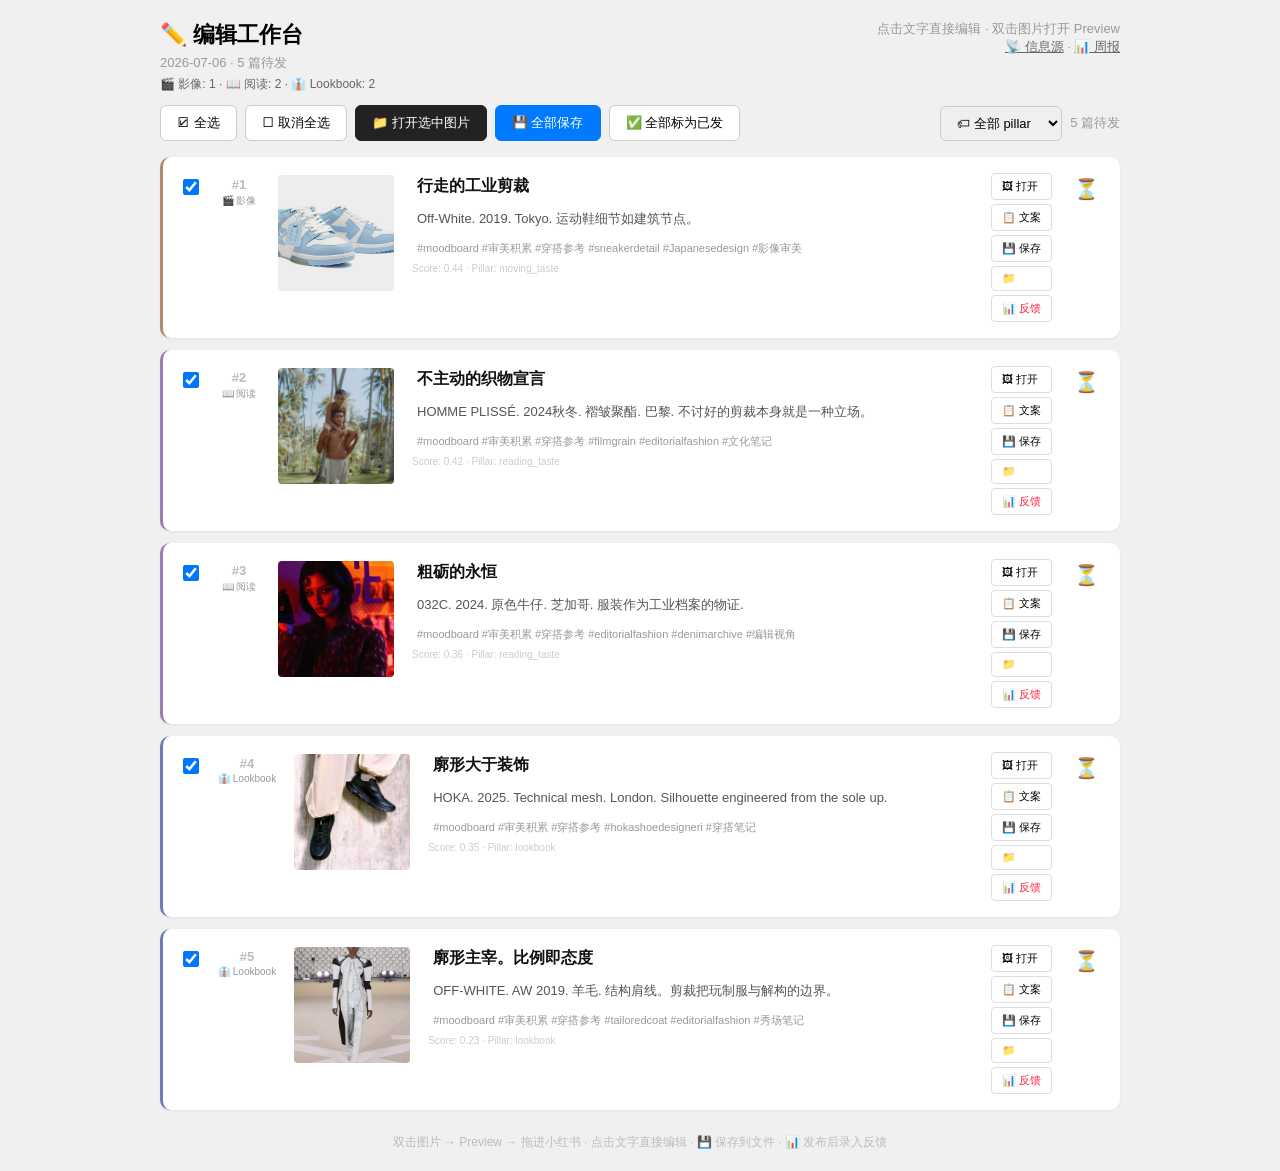
<file: posts/2026-07-06/QUEUE.html>
<!DOCTYPE html>
<html lang="zh-CN">
<head>
<meta charset="UTF-8">
<title>编辑工作台 — 2026-07-06</title>
<style>
  * { box-sizing: border-box; }
  body { font-family: -apple-system, "PingFang SC", sans-serif; background: #f0f0f0; margin: 0; padding: 20px; }
  .header { max-width: 960px; margin: 0 auto 12px; display: flex; justify-content: space-between; align-items: flex-start; }
  .header h1 { font-size: 22px; margin: 0 0 4px; }
  .header .date { color: #999; font-size: 13px; }
  .header .pillars { font-size: 12px; color: #666; margin-top: 4px; }

  .toolbar { max-width: 960px; margin: 0 auto 16px; display: flex; gap: 8px; flex-wrap: wrap; align-items: center; }
  .toolbar button { padding: 8px 16px; border: 1px solid #ccc; border-radius: 6px; background: white; cursor: pointer; font-size: 13px; }
  .toolbar button:hover { background: #eee; }
  .toolbar button.primary { background: #222; color: white; border-color: #222; }
  .toolbar button.save-all { background: #007aff; color: white; border-color: #007aff; }

  .queue { max-width: 960px; margin: 0 auto; }
  .card {
    display: flex; gap: 16px; align-items: flex-start;
    background: white; border-radius: 10px; padding: 16px; margin-bottom: 12px;
    box-shadow: 0 1px 3px rgba(0,0,0,0.06);
    transition: transform 0.15s, box-shadow 0.15s;
    border-left: 3px solid transparent;
  }
  .card[data-pillar="lookbook"] { border-left-color: #6b7db3; }
  .card[data-pillar="daily_archive"] { border-left-color: #8b9d83; }
  .card[data-pillar="moving_taste"] { border-left-color: #b38b6b; }
  .card[data-pillar="reading_taste"] { border-left-color: #9b7bb3; }
  .card[data-pillar="product_seeds"] { border-left-color: #b36b7b; }
  .card:hover { transform: translateY(-1px); box-shadow: 0 4px 12px rgba(0,0,0,0.1); }
  .card.published { opacity: 0.45; }
  .card-num { font-size: 13px; color: #bbb; font-weight: 700; min-width: 42px; padding-top: 4px; text-align: center; }
  .pillar-tag { font-size: 10px; color: #999; font-weight: 400; display: block; margin-top: 2px; }
  .card-img {
    width: 120px; height: 120px; object-fit: cover; border-radius: 6px;
    cursor: pointer; flex-shrink: 0;
    border: 2px solid transparent; transition: border-color 0.2s;
  }
  .card-img:hover { border-color: #ff2442; }
  .card-body { flex: 1; min-width: 0; }
  .card-title {
    font-size: 16px; font-weight: 700; margin-bottom: 6px; color: #111;
    padding: 2px 4px; border-radius: 3px; outline: none;
    border: 1px solid transparent; transition: border-color 0.2s;
  }
  .card-title:focus { border-color: #007aff; background: #f8f9ff; }
  .card-text {
    font-size: 13px; color: #555; margin-bottom: 6px; line-height: 1.5;
    white-space: pre-line; padding: 2px 4px; border-radius: 3px; outline: none;
    border: 1px solid transparent; transition: border-color 0.2s;
    min-height: 24px;
  }
  .card-text:focus { border-color: #007aff; background: #f8f9ff; }
  .card-tags {
    font-size: 11px; color: #999; word-break: break-all;
    padding: 2px 4px; border-radius: 3px; outline: none;
    border: 1px solid transparent; transition: border-color 0.2s;
  }
  .card-tags:focus { border-color: #007aff; background: #f8f9ff; }
  .card-meta { font-size: 10px; color: #ccc; margin-top: 4px; }
  .card-actions { display: flex; flex-direction: column; gap: 4px; flex-shrink: 0; }
  .card-actions button {
    padding: 5px 10px; border: 1px solid #ddd; border-radius: 4px;
    background: white; cursor: pointer; font-size: 11px; white-space: nowrap;
    text-align: left;
  }
  .card-actions button:hover { background: #f5f5f5; border-color: #bbb; }
  .card-status { font-size: 20px; min-width: 36px; text-align: center; padding-top: 4px; cursor: pointer; }

  /* Feedback modal */
  .modal-overlay {
    display: none; position: fixed; top: 0; left: 0; right: 0; bottom: 0;
    background: rgba(0,0,0,0.4); z-index: 1000;
    justify-content: center; align-items: center;
  }
  .modal-overlay.show { display: flex; }
  .modal {
    background: white; border-radius: 12px; padding: 24px; max-width: 400px; width: 90%;
    box-shadow: 0 8px 30px rgba(0,0,0,0.2);
  }
  .modal h2 { font-size: 18px; margin: 0 0 16px; }
  .modal label { display: block; font-size: 13px; color: #666; margin-bottom: 4px; }
  .modal input { width: 100%; padding: 8px 12px; border: 1px solid #ddd; border-radius: 6px; font-size: 14px; margin-bottom: 12px; }
  .modal .row { display: flex; gap: 8px; }
  .modal .row input { flex: 1; }
  .modal button { padding: 8px 16px; border: none; border-radius: 6px; cursor: pointer; font-size: 14px; }
  .modal .btn-save { background: #ff2442; color: white; }
  .modal .btn-cancel { background: #eee; }

  .select-cb { margin-top: 6px; width: 16px; height: 16px; cursor: pointer; flex-shrink: 0; }

  .toast {
    position: fixed; bottom: 24px; left: 50%; transform: translateX(-50%);
    background: #222; color: #fff; padding: 10px 24px; border-radius: 8px;
    font-size: 14px; z-index: 1999; animation: fadeOut 2s forwards;
    pointer-events: none;
  }
  @keyframes fadeOut { 0%,60% { opacity:1; } 100% { opacity:0; } }

  .footer { text-align: center; color: #bbb; font-size: 12px; margin-top: 24px; }
</style>
</head>
<body>

<div class="header">
  <div>
    <h1>✏️ 编辑工作台</h1>
    <div class="date">2026-07-06 · 5 篇待发</div>
    <div class="pillars">🎬 影像: 1 · 📖 阅读: 2 · 👔 Lookbook: 2</div>
  </div>
  <div style="font-size:13px;color:#999;text-align:right">
    点击文字直接编辑 · 双击图片打开 Preview<br>
    <a href="/sources" style="color:#666">📡 信息源</a> ·
    <a href="#" onclick="showWeeklyReport()" style="color:#666">📊 周报</a>
  </div>
</div>

<div class="toolbar">
  <button onclick="selectAll()">☑ 全选</button>
  <button onclick="deselectAll()">☐ 取消全选</button>
  <button class="primary" onclick="openSelected()">📁 打开选中图片</button>
  <button class="save-all" onclick="saveAllEdits()">💾 全部保存</button>
  <button onclick="markAllDone()">✅ 全部标为已发</button>
  <select id="pillar-filter" onchange="filterByPillar(this.value)" style="padding:8px 12px;border:1px solid #ccc;border-radius:6px;font-size:13px;margin-left:auto">
    <option value="all">🏷 全部 pillar</option>
    <option value="lookbook">👔 Lookbook</option>
    <option value="daily_archive">📔 日常档案</option>
    <option value="moving_taste">🎬 影像</option>
    <option value="reading_taste">📖 阅读</option>
    <option value="product_seeds">🔧 产品</option>
  </select>
  <span style="font-size:13px;color:#999" id="counter">5 篇待发</span>
</div>

<div class="queue">

    <div class="card" id="post-001" data-pillar="moving_taste">
      <input type="checkbox" class="select-cb" data-post="post-001" checked>
      <div class="card-num">#1<br><span class="pillar-tag">🎬 影像</span></div>
      <img src="post-001/image.jpg" class="card-img"
           data-abs="/Volumes/SanDisk2TB/自媒体作品/小红书起号/moodboard-hidden-ny-jjjjound/posts/2026-07-06/post-001/image.jpg"
           ondblclick="openInPreview('/Volumes/SanDisk2TB/自媒体作品/小红书起号/moodboard-hidden-ny-jjjjound/posts/2026-07-06/post-001/image.jpg')"
           title="双击在 Preview 中打开 → 拖到小红书">
      <div class="card-body">
        <div class="card-title" contenteditable="true" data-file="/Volumes/SanDisk2TB/自媒体作品/小红书起号/moodboard-hidden-ny-jjjjound/posts/2026-07-06/post-001/title.txt" data-post="post-001">行走的工业剪裁</div>
        <div class="card-text" contenteditable="true" data-file="/Volumes/SanDisk2TB/自媒体作品/小红书起号/moodboard-hidden-ny-jjjjound/posts/2026-07-06/post-001/body.txt" data-post="post-001">Off-White. 2019. Tokyo. 运动鞋细节如建筑节点。</div>
        <div class="card-tags" contenteditable="true" data-file="/Volumes/SanDisk2TB/自媒体作品/小红书起号/moodboard-hidden-ny-jjjjound/posts/2026-07-06/post-001/hashtags.txt" data-post="post-001">#moodboard #审美积累 #穿搭参考 #sneakerdetail #Japanesedesign #影像审美</div>
        <div class="card-meta">Score: 0.44 · Pillar: moving_taste</div>
      </div>
      <div class="card-actions">
        <button onclick="openInPreview('/Volumes/SanDisk2TB/自媒体作品/小红书起号/moodboard-hidden-ny-jjjjound/posts/2026-07-06/post-001/image.jpg', this)" title="在 Preview 中打开 → 拖进小红书">🖼 打开</button>
        <button onclick="copyAll('post-001')" title="复制标题+正文+标签">📋 文案</button>
        <button onclick="saveEdits('post-001')" title="保存编辑到文件">💾 保存</button>
        <button onclick="fetch('/open-folder?path=' + encodeURIComponent('/Volumes/SanDisk2TB/自媒体作品/小红书起号/moodboard-hidden-ny-jjjjound/posts/2026-07-06/post-001/image.jpg'))">📁</button>
        <button onclick="recordFeedback('post-001')" title="发布后录入互动数据" style="color:#ff2442">📊 反馈</button>
      </div>
      <div class="card-status" id="status-post-001" onclick="togglePublished('post-001')">⏳</div>
    </div>
    <div class="card" id="post-002" data-pillar="reading_taste">
      <input type="checkbox" class="select-cb" data-post="post-002" checked>
      <div class="card-num">#2<br><span class="pillar-tag">📖 阅读</span></div>
      <img src="post-002/image.jpg" class="card-img"
           data-abs="/Volumes/SanDisk2TB/自媒体作品/小红书起号/moodboard-hidden-ny-jjjjound/posts/2026-07-06/post-002/image.jpg"
           ondblclick="openInPreview('/Volumes/SanDisk2TB/自媒体作品/小红书起号/moodboard-hidden-ny-jjjjound/posts/2026-07-06/post-002/image.jpg')"
           title="双击在 Preview 中打开 → 拖到小红书">
      <div class="card-body">
        <div class="card-title" contenteditable="true" data-file="/Volumes/SanDisk2TB/自媒体作品/小红书起号/moodboard-hidden-ny-jjjjound/posts/2026-07-06/post-002/title.txt" data-post="post-002">不主动的织物宣言</div>
        <div class="card-text" contenteditable="true" data-file="/Volumes/SanDisk2TB/自媒体作品/小红书起号/moodboard-hidden-ny-jjjjound/posts/2026-07-06/post-002/body.txt" data-post="post-002">HOMME PLISSÉ. 2024秋冬. 褶皱聚酯. 巴黎. 不讨好的剪裁本身就是一种立场。</div>
        <div class="card-tags" contenteditable="true" data-file="/Volumes/SanDisk2TB/自媒体作品/小红书起号/moodboard-hidden-ny-jjjjound/posts/2026-07-06/post-002/hashtags.txt" data-post="post-002">#moodboard #审美积累 #穿搭参考 #filmgrain #editorialfashion #文化笔记</div>
        <div class="card-meta">Score: 0.42 · Pillar: reading_taste</div>
      </div>
      <div class="card-actions">
        <button onclick="openInPreview('/Volumes/SanDisk2TB/自媒体作品/小红书起号/moodboard-hidden-ny-jjjjound/posts/2026-07-06/post-002/image.jpg', this)" title="在 Preview 中打开 → 拖进小红书">🖼 打开</button>
        <button onclick="copyAll('post-002')" title="复制标题+正文+标签">📋 文案</button>
        <button onclick="saveEdits('post-002')" title="保存编辑到文件">💾 保存</button>
        <button onclick="fetch('/open-folder?path=' + encodeURIComponent('/Volumes/SanDisk2TB/自媒体作品/小红书起号/moodboard-hidden-ny-jjjjound/posts/2026-07-06/post-002/image.jpg'))">📁</button>
        <button onclick="recordFeedback('post-002')" title="发布后录入互动数据" style="color:#ff2442">📊 反馈</button>
      </div>
      <div class="card-status" id="status-post-002" onclick="togglePublished('post-002')">⏳</div>
    </div>
    <div class="card" id="post-003" data-pillar="reading_taste">
      <input type="checkbox" class="select-cb" data-post="post-003" checked>
      <div class="card-num">#3<br><span class="pillar-tag">📖 阅读</span></div>
      <img src="post-003/image.jpg" class="card-img"
           data-abs="/Volumes/SanDisk2TB/自媒体作品/小红书起号/moodboard-hidden-ny-jjjjound/posts/2026-07-06/post-003/image.jpg"
           ondblclick="openInPreview('/Volumes/SanDisk2TB/自媒体作品/小红书起号/moodboard-hidden-ny-jjjjound/posts/2026-07-06/post-003/image.jpg')"
           title="双击在 Preview 中打开 → 拖到小红书">
      <div class="card-body">
        <div class="card-title" contenteditable="true" data-file="/Volumes/SanDisk2TB/自媒体作品/小红书起号/moodboard-hidden-ny-jjjjound/posts/2026-07-06/post-003/title.txt" data-post="post-003">粗砺的永恒</div>
        <div class="card-text" contenteditable="true" data-file="/Volumes/SanDisk2TB/自媒体作品/小红书起号/moodboard-hidden-ny-jjjjound/posts/2026-07-06/post-003/body.txt" data-post="post-003">032C. 2024. 原色牛仔. 芝加哥. 服装作为工业档案的物证.</div>
        <div class="card-tags" contenteditable="true" data-file="/Volumes/SanDisk2TB/自媒体作品/小红书起号/moodboard-hidden-ny-jjjjound/posts/2026-07-06/post-003/hashtags.txt" data-post="post-003">#moodboard #审美积累 #穿搭参考 #editorialfashion #denimarchive #编辑视角</div>
        <div class="card-meta">Score: 0.36 · Pillar: reading_taste</div>
      </div>
      <div class="card-actions">
        <button onclick="openInPreview('/Volumes/SanDisk2TB/自媒体作品/小红书起号/moodboard-hidden-ny-jjjjound/posts/2026-07-06/post-003/image.jpg', this)" title="在 Preview 中打开 → 拖进小红书">🖼 打开</button>
        <button onclick="copyAll('post-003')" title="复制标题+正文+标签">📋 文案</button>
        <button onclick="saveEdits('post-003')" title="保存编辑到文件">💾 保存</button>
        <button onclick="fetch('/open-folder?path=' + encodeURIComponent('/Volumes/SanDisk2TB/自媒体作品/小红书起号/moodboard-hidden-ny-jjjjound/posts/2026-07-06/post-003/image.jpg'))">📁</button>
        <button onclick="recordFeedback('post-003')" title="发布后录入互动数据" style="color:#ff2442">📊 反馈</button>
      </div>
      <div class="card-status" id="status-post-003" onclick="togglePublished('post-003')">⏳</div>
    </div>
    <div class="card" id="post-004" data-pillar="lookbook">
      <input type="checkbox" class="select-cb" data-post="post-004" checked>
      <div class="card-num">#4<br><span class="pillar-tag">👔 Lookbook</span></div>
      <img src="post-004/image.jpg" class="card-img"
           data-abs="/Volumes/SanDisk2TB/自媒体作品/小红书起号/moodboard-hidden-ny-jjjjound/posts/2026-07-06/post-004/image.jpg"
           ondblclick="openInPreview('/Volumes/SanDisk2TB/自媒体作品/小红书起号/moodboard-hidden-ny-jjjjound/posts/2026-07-06/post-004/image.jpg')"
           title="双击在 Preview 中打开 → 拖到小红书">
      <div class="card-body">
        <div class="card-title" contenteditable="true" data-file="/Volumes/SanDisk2TB/自媒体作品/小红书起号/moodboard-hidden-ny-jjjjound/posts/2026-07-06/post-004/title.txt" data-post="post-004">廓形大于装饰</div>
        <div class="card-text" contenteditable="true" data-file="/Volumes/SanDisk2TB/自媒体作品/小红书起号/moodboard-hidden-ny-jjjjound/posts/2026-07-06/post-004/body.txt" data-post="post-004">HOKA. 2025. Technical mesh. London. Silhouette engineered from the sole up.</div>
        <div class="card-tags" contenteditable="true" data-file="/Volumes/SanDisk2TB/自媒体作品/小红书起号/moodboard-hidden-ny-jjjjound/posts/2026-07-06/post-004/hashtags.txt" data-post="post-004">#moodboard #审美积累 #穿搭参考 #hokashoedesigneri #穿搭笔记</div>
        <div class="card-meta">Score: 0.35 · Pillar: lookbook</div>
      </div>
      <div class="card-actions">
        <button onclick="openInPreview('/Volumes/SanDisk2TB/自媒体作品/小红书起号/moodboard-hidden-ny-jjjjound/posts/2026-07-06/post-004/image.jpg', this)" title="在 Preview 中打开 → 拖进小红书">🖼 打开</button>
        <button onclick="copyAll('post-004')" title="复制标题+正文+标签">📋 文案</button>
        <button onclick="saveEdits('post-004')" title="保存编辑到文件">💾 保存</button>
        <button onclick="fetch('/open-folder?path=' + encodeURIComponent('/Volumes/SanDisk2TB/自媒体作品/小红书起号/moodboard-hidden-ny-jjjjound/posts/2026-07-06/post-004/image.jpg'))">📁</button>
        <button onclick="recordFeedback('post-004')" title="发布后录入互动数据" style="color:#ff2442">📊 反馈</button>
      </div>
      <div class="card-status" id="status-post-004" onclick="togglePublished('post-004')">⏳</div>
    </div>
    <div class="card" id="post-005" data-pillar="lookbook">
      <input type="checkbox" class="select-cb" data-post="post-005" checked>
      <div class="card-num">#5<br><span class="pillar-tag">👔 Lookbook</span></div>
      <img src="post-005/image.jpg" class="card-img"
           data-abs="/Volumes/SanDisk2TB/自媒体作品/小红书起号/moodboard-hidden-ny-jjjjound/posts/2026-07-06/post-005/image.jpg"
           ondblclick="openInPreview('/Volumes/SanDisk2TB/自媒体作品/小红书起号/moodboard-hidden-ny-jjjjound/posts/2026-07-06/post-005/image.jpg')"
           title="双击在 Preview 中打开 → 拖到小红书">
      <div class="card-body">
        <div class="card-title" contenteditable="true" data-file="/Volumes/SanDisk2TB/自媒体作品/小红书起号/moodboard-hidden-ny-jjjjound/posts/2026-07-06/post-005/title.txt" data-post="post-005">廓形主宰。比例即态度</div>
        <div class="card-text" contenteditable="true" data-file="/Volumes/SanDisk2TB/自媒体作品/小红书起号/moodboard-hidden-ny-jjjjound/posts/2026-07-06/post-005/body.txt" data-post="post-005">OFF-WHITE. AW 2019. 羊毛. 结构肩线。剪裁把玩制服与解构的边界。</div>
        <div class="card-tags" contenteditable="true" data-file="/Volumes/SanDisk2TB/自媒体作品/小红书起号/moodboard-hidden-ny-jjjjound/posts/2026-07-06/post-005/hashtags.txt" data-post="post-005">#moodboard #审美积累 #穿搭参考 #tailoredcoat #editorialfashion #秀场笔记</div>
        <div class="card-meta">Score: 0.23 · Pillar: lookbook</div>
      </div>
      <div class="card-actions">
        <button onclick="openInPreview('/Volumes/SanDisk2TB/自媒体作品/小红书起号/moodboard-hidden-ny-jjjjound/posts/2026-07-06/post-005/image.jpg', this)" title="在 Preview 中打开 → 拖进小红书">🖼 打开</button>
        <button onclick="copyAll('post-005')" title="复制标题+正文+标签">📋 文案</button>
        <button onclick="saveEdits('post-005')" title="保存编辑到文件">💾 保存</button>
        <button onclick="fetch('/open-folder?path=' + encodeURIComponent('/Volumes/SanDisk2TB/自媒体作品/小红书起号/moodboard-hidden-ny-jjjjound/posts/2026-07-06/post-005/image.jpg'))">📁</button>
        <button onclick="recordFeedback('post-005')" title="发布后录入互动数据" style="color:#ff2442">📊 反馈</button>
      </div>
      <div class="card-status" id="status-post-005" onclick="togglePublished('post-005')">⏳</div>
    </div>
</div>

<!-- Feedback Modal -->
<div class="modal-overlay" id="feedback-modal">
  <div class="modal">
    <h2>📊 录入互动数据</h2>
    <div style="font-size:12px;color:#999;margin-bottom:12px">从小红书创作者后台查看笔记数据</div>
    <label>Pack ID</label>
    <input type="text" id="fb-pack-id" readonly>
    <div class="row">
      <div><label>❤️ 点赞</label><input type="number" id="fb-likes" value="0"></div>
      <div><label>⭐ 收藏</label><input type="number" id="fb-saves" value="0"></div>
    </div>
    <div class="row">
      <div><label>💬 评论</label><input type="number" id="fb-comments" value="0"></div>
      <div><label>🔄 分享</label><input type="number" id="fb-shares" value="0"></div>
    </div>
    <div style="margin-top:16px;display:flex;gap:8px;justify-content:flex-end">
      <button class="btn-cancel" onclick="closeFeedback()">取消</button>
      <button class="btn-save" onclick="submitFeedback()">提交到图谱</button>
    </div>
  </div>
</div>

<!-- Weekly Report Modal -->
<div class="modal-overlay" id="report-modal">
  <div class="modal" style="max-width:500px">
    <h2>📊 发布效果周报</h2>
    <div id="report-content" style="font-size:13px;line-height:1.8;max-height:400px;overflow-y:auto">加载中...</div>
    <div style="margin-top:16px;text-align:right">
      <button class="btn-cancel" onclick="closeReport()">关闭</button>
    </div>
  </div>
</div>

<div class="footer">
  双击图片 → Preview → 拖进小红书 · 点击文字直接编辑 · 💾 保存到文件 · 📊 发布后录入反馈
</div>

<script>
// ── Open image in Preview ──
async function openInPreview(path, btn) {
    if (btn) { btn.innerText = '...'; btn.disabled = true; }
    try {
        const resp = await fetch('/open-file?path=' + encodeURIComponent(path));
        const data = await resp.json();
        if (data.ok) toast('✅ Preview 已打开 → 拖图片到小红书');
        else toast('❌ 失败');
    } catch(e) { toast('❌ 请先启动服务: python scripts/queue_server.py'); }
    if (btn) { setTimeout(() => { btn.innerText = '🖼 打开'; btn.disabled = false; }, 1000); }
}

// ── Copy ──
function copyToClipboard(text) {
    navigator.clipboard.writeText(text).then(() => toast('已复制 ✓'));
}
function copyAll(postId) {
    const title = document.querySelector('#' + postId + ' .card-title').innerText;
    const body = document.querySelector('#' + postId + ' .card-text').innerText;
    const tags = document.querySelector('#' + postId + ' .card-tags').innerText;
    copyToClipboard(title + '\n\n' + body + '\n\n' + tags);
}

// ── Inline editing: save to file ──
async function saveEdits(postId) {
    const card = document.getElementById(postId);
    const title = card.querySelector('.card-title');
    const body = card.querySelector('.card-text');
    const tags = card.querySelector('.card-tags');

    const titleFile = title.dataset.file;
    const bodyFile = body.dataset.file;
    const tagsFile = tags.dataset.file;

    let saved = 0;
    try {
        await fetch('/save-file?path=' + encodeURIComponent(titleFile) + '&content=' + encodeURIComponent(title.innerText));
        saved++;
        await fetch('/save-file?path=' + encodeURIComponent(bodyFile) + '&content=' + encodeURIComponent(body.innerText));
        saved++;
        await fetch('/save-file?path=' + encodeURIComponent(tagsFile) + '&content=' + encodeURIComponent(tags.innerText));
        saved++;
    } catch(e) { /* silent */ }

    // LocalStorage fallback: store edits so they survive refresh
    localStorage.setItem(postId + '-title', title.innerText);
    localStorage.setItem(postId + '-body', body.innerText);
    localStorage.setItem(postId + '-tags', tags.innerText);

    toast('💾 已保存 (' + saved + ' 个文件)');
}

async function saveAllEdits() {
    const cards = document.querySelectorAll('.card');
    let count = 0;
    for (const card of cards) {
        await saveEdits(card.id);
        count++;
    }
    toast('💾 全部已保存 (' + count + ' 篇)');
}

// ── Feedback ──
function recordFeedback(postId) {
    document.getElementById('fb-pack-id').value = postId;
    document.getElementById('feedback-modal').classList.add('show');
}
function closeFeedback() {
    document.getElementById('feedback-modal').classList.remove('show');
}
async function submitFeedback() {
    const packId = document.getElementById('fb-pack-id').value;
    const likes = parseInt(document.getElementById('fb-likes').value) || 0;
    const saves = parseInt(document.getElementById('fb-saves').value) || 0;
    const comments = parseInt(document.getElementById('fb-comments').value) || 0;
    const shares = parseInt(document.getElementById('fb-shares').value) || 0;

    try {
        const resp = await fetch('/api/v1/feedback/publish-metrics', {
            method: 'POST',
            headers: {'Content-Type': 'application/json'},
            body: JSON.stringify({pack_id: packId, likes, saves, comments, shares, post_url: ''})
        });
        const data = await resp.json();
        toast('📊 已录入 · 互动分: ' + data.engagement_score + '/10 · 图谱调权: ' + (data.delta > 0 ? '+' : '') + data.delta);
        closeFeedback();

        // Auto-mark as published
        const card = document.getElementById(packId);
        if (card) {
            card.classList.add('published');
            document.getElementById('status-' + packId).innerText = '✅';
            updateCounter();
        }
    } catch(e) {
        toast('❌ 录入失败，请确认 API 服务已启动');
    }
}

// ── Weekly Report ──
async function showWeeklyReport() {
    document.getElementById('report-modal').classList.add('show');
    document.getElementById('report-content').innerHTML = '加载中...';
    try {
        const resp = await fetch('/api/v1/feedback/weekly-report');
        const data = await resp.json();
        let html = '';
        if (data.message) {
            html = '<p>' + data.message + '</p>';
        } else {
            html += '<p><strong>' + data.period + '</strong><br>平均互动分: ' + data.avg_engagement + '/10</p>';
            html += '<p>🔥 高强度: ' + data.high_performers_count + ' 篇 | ❄️ 低互动: ' + data.low_performers_count + ' 篇</p>';
            if (data.top_themes && data.top_themes.length > 0) {
                html += '<p><strong>🏆 Top 主题:</strong></p><ul>';
                data.top_themes.forEach(t => {
                    html += '<li>' + t.avg_score + ' — ' + t.theme + ' (' + t.count + '篇, ' + t.total_likes + '赞)</li>';
                });
                html += '</ul>';
            }
            if (data.suggestions && data.suggestions.length > 0) {
                html += '<p><strong>💡 建议:</strong></p><ul>';
                data.suggestions.forEach(s => html += '<li>' + s + '</li>');
                html += '</ul>';
            }
        }
        document.getElementById('report-content').innerHTML = html;
    } catch(e) {
        document.getElementById('report-content').innerHTML = '<p style="color:red">API 未连接。请先启动: python taste_graph_ai/server.py</p>';
    }
}
function closeReport() {
    document.getElementById('report-modal').classList.remove('show');
}

// ── Pillar filter ──
function filterByPillar(pillar) {
    document.querySelectorAll('.card').forEach(card => {
        if (pillar === 'all' || card.dataset.pillar === pillar) {
            card.style.display = 'flex';
        } else {
            card.style.display = 'none';
        }
    });
}

// ── Published toggle ──
function togglePublished(postId) {
    const card = document.getElementById(postId);
    const status = document.getElementById('status-' + postId);
    if (card.classList.contains('published')) {
        card.classList.remove('published');
        status.innerText = '⏳';
    } else {
        card.classList.add('published');
        status.innerText = '✅';
    }
    updateCounter();
}

// ── Select / Counter ──
function getChecked() {
    return [...document.querySelectorAll('.select-cb:checked')].map(cb => cb.dataset.post);
}
function selectAll() { document.querySelectorAll('.select-cb').forEach(cb => cb.checked = true); updateCounter(); }
function deselectAll() { document.querySelectorAll('.select-cb').forEach(cb => cb.checked = false); updateCounter(); }
function openSelected() {
    const checked = getChecked();
    if (checked.length === 0) { toast('请先勾选要打开的卡片'); return; }
    checked.forEach(postId => {
        const img = document.querySelector('#' + postId + ' .card-img');
        if (img && img.dataset.abs) {
            const dir = img.dataset.abs.split('/').slice(0, -1).join('/');
            window.open('file://' + dir, '_blank');
        }
    });
}
function markAllDone() {
    document.querySelectorAll('.card').forEach(c => c.classList.add('published'));
    document.querySelectorAll('.card-status').forEach(s => s.innerText = '✅');
    updateCounter();
    toast('已标记 ✓');
}
function updateCounter() {
    const total = document.querySelectorAll('.card').length;
    const published = document.querySelectorAll('.card.published').length;
    const visible = document.querySelectorAll('.card[style*="display: flex"], .card:not([style*="display"])').length;
    document.getElementById('counter').innerText = (total - published) + ' 待发 · ' + published + ' 已发' + (visible !== total ? ' · ' + visible + ' 显示' : '');
}

// ── Restore saved edits from localStorage ──
document.querySelectorAll('.card').forEach(card => {
    const pid = card.id;
    ['title', 'body', 'tags'].forEach(field => {
        const saved = localStorage.getItem(pid + '-' + field);
        if (saved) {
            const el = card.querySelector(field === 'title' ? '.card-title' : field === 'body' ? '.card-text' : '.card-tags');
            if (el && el.innerText !== saved) el.innerText = saved;
        }
    });
});

// ── Auto-save on blur ──
document.querySelectorAll('[contenteditable="true"]').forEach(el => {
    el.addEventListener('blur', function() {
        const postId = this.dataset.post;
        if (postId) saveEdits(postId);
    });
});

// ── Toast ──
function toast(msg) {
    const t = document.createElement('div');
    t.className = 'toast';
    t.innerText = msg;
    document.body.appendChild(t);
    setTimeout(() => t.remove(), 2200);
}
</script>
</body>
</html>
</file>
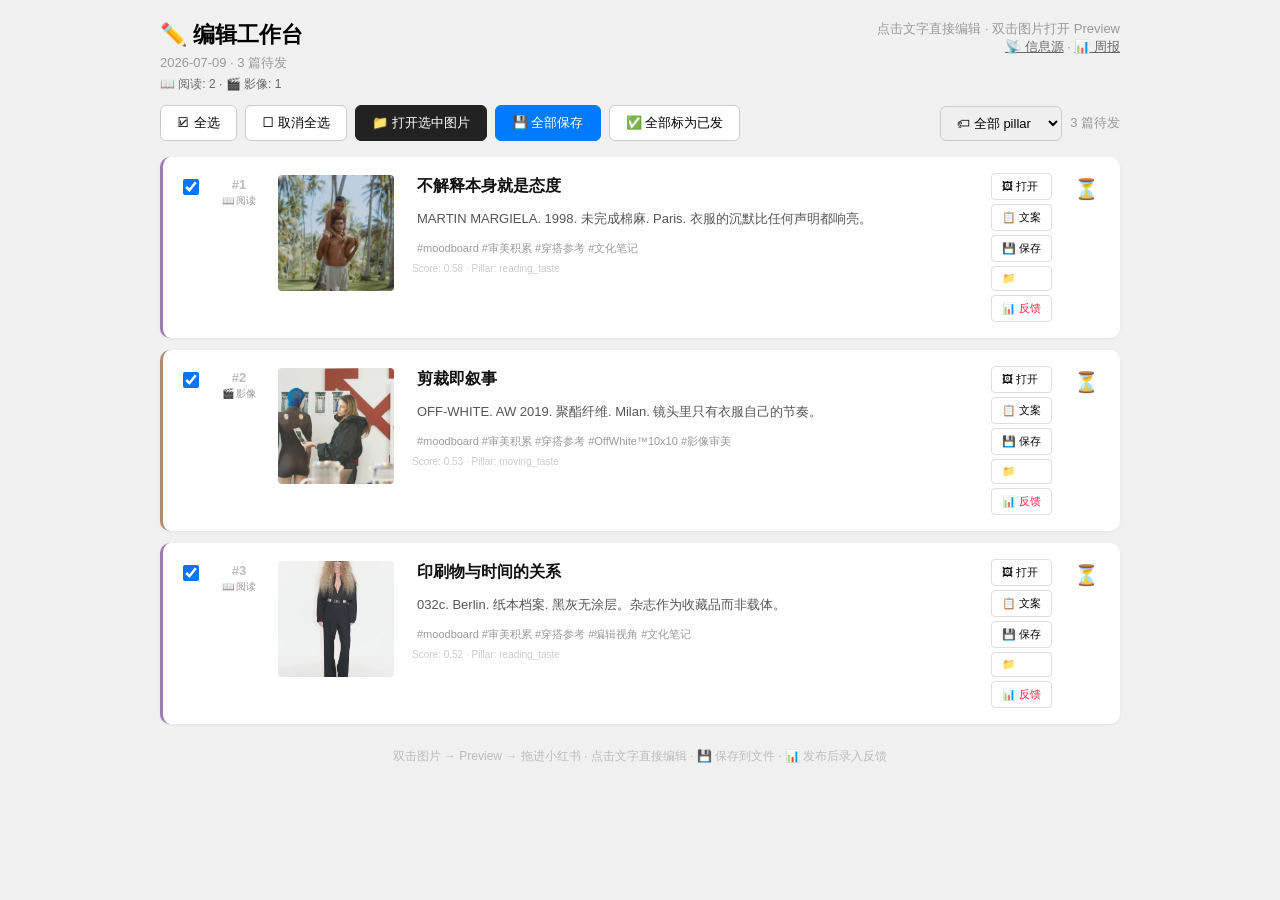
<file: posts/2026-07-09/QUEUE.html>
<!DOCTYPE html>
<html lang="zh-CN">
<head>
<meta charset="UTF-8">
<title>编辑工作台 — 2026-07-09</title>
<style>
  * { box-sizing: border-box; }
  body { font-family: -apple-system, "PingFang SC", sans-serif; background: #f0f0f0; margin: 0; padding: 20px; }
  .header { max-width: 960px; margin: 0 auto 12px; display: flex; justify-content: space-between; align-items: flex-start; }
  .header h1 { font-size: 22px; margin: 0 0 4px; }
  .header .date { color: #999; font-size: 13px; }
  .header .pillars { font-size: 12px; color: #666; margin-top: 4px; }

  .toolbar { max-width: 960px; margin: 0 auto 16px; display: flex; gap: 8px; flex-wrap: wrap; align-items: center; }
  .toolbar button { padding: 8px 16px; border: 1px solid #ccc; border-radius: 6px; background: white; cursor: pointer; font-size: 13px; }
  .toolbar button:hover { background: #eee; }
  .toolbar button.primary { background: #222; color: white; border-color: #222; }
  .toolbar button.save-all { background: #007aff; color: white; border-color: #007aff; }

  .queue { max-width: 960px; margin: 0 auto; }
  .card {
    display: flex; gap: 16px; align-items: flex-start;
    background: white; border-radius: 10px; padding: 16px; margin-bottom: 12px;
    box-shadow: 0 1px 3px rgba(0,0,0,0.06);
    transition: transform 0.15s, box-shadow 0.15s;
    border-left: 3px solid transparent;
  }
  .card[data-pillar="lookbook"] { border-left-color: #6b7db3; }
  .card[data-pillar="daily_archive"] { border-left-color: #8b9d83; }
  .card[data-pillar="moving_taste"] { border-left-color: #b38b6b; }
  .card[data-pillar="reading_taste"] { border-left-color: #9b7bb3; }
  .card[data-pillar="product_seeds"] { border-left-color: #b36b7b; }
  .card:hover { transform: translateY(-1px); box-shadow: 0 4px 12px rgba(0,0,0,0.1); }
  .card.published { opacity: 0.45; }
  .card-num { font-size: 13px; color: #bbb; font-weight: 700; min-width: 42px; padding-top: 4px; text-align: center; }
  .pillar-tag { font-size: 10px; color: #999; font-weight: 400; display: block; margin-top: 2px; }
  .card-img {
    width: 120px; height: 120px; object-fit: cover; border-radius: 6px;
    cursor: pointer; flex-shrink: 0;
    border: 2px solid transparent; transition: border-color 0.2s;
  }
  .card-img:hover { border-color: #ff2442; }
  .card-body { flex: 1; min-width: 0; }
  .card-title {
    font-size: 16px; font-weight: 700; margin-bottom: 6px; color: #111;
    padding: 2px 4px; border-radius: 3px; outline: none;
    border: 1px solid transparent; transition: border-color 0.2s;
  }
  .card-title:focus { border-color: #007aff; background: #f8f9ff; }
  .card-text {
    font-size: 13px; color: #555; margin-bottom: 6px; line-height: 1.5;
    white-space: pre-line; padding: 2px 4px; border-radius: 3px; outline: none;
    border: 1px solid transparent; transition: border-color 0.2s;
    min-height: 24px;
  }
  .card-text:focus { border-color: #007aff; background: #f8f9ff; }
  .card-tags {
    font-size: 11px; color: #999; word-break: break-all;
    padding: 2px 4px; border-radius: 3px; outline: none;
    border: 1px solid transparent; transition: border-color 0.2s;
  }
  .card-tags:focus { border-color: #007aff; background: #f8f9ff; }
  .card-meta { font-size: 10px; color: #ccc; margin-top: 4px; }
  .card-actions { display: flex; flex-direction: column; gap: 4px; flex-shrink: 0; }
  .card-actions button {
    padding: 5px 10px; border: 1px solid #ddd; border-radius: 4px;
    background: white; cursor: pointer; font-size: 11px; white-space: nowrap;
    text-align: left;
  }
  .card-actions button:hover { background: #f5f5f5; border-color: #bbb; }
  .card-status { font-size: 20px; min-width: 36px; text-align: center; padding-top: 4px; cursor: pointer; }

  /* Feedback modal */
  .modal-overlay {
    display: none; position: fixed; top: 0; left: 0; right: 0; bottom: 0;
    background: rgba(0,0,0,0.4); z-index: 1000;
    justify-content: center; align-items: center;
  }
  .modal-overlay.show { display: flex; }
  .modal {
    background: white; border-radius: 12px; padding: 24px; max-width: 400px; width: 90%;
    box-shadow: 0 8px 30px rgba(0,0,0,0.2);
  }
  .modal h2 { font-size: 18px; margin: 0 0 16px; }
  .modal label { display: block; font-size: 13px; color: #666; margin-bottom: 4px; }
  .modal input { width: 100%; padding: 8px 12px; border: 1px solid #ddd; border-radius: 6px; font-size: 14px; margin-bottom: 12px; }
  .modal .row { display: flex; gap: 8px; }
  .modal .row input { flex: 1; }
  .modal button { padding: 8px 16px; border: none; border-radius: 6px; cursor: pointer; font-size: 14px; }
  .modal .btn-save { background: #ff2442; color: white; }
  .modal .btn-cancel { background: #eee; }

  .select-cb { margin-top: 6px; width: 16px; height: 16px; cursor: pointer; flex-shrink: 0; }

  .toast {
    position: fixed; bottom: 24px; left: 50%; transform: translateX(-50%);
    background: #222; color: #fff; padding: 10px 24px; border-radius: 8px;
    font-size: 14px; z-index: 1999; animation: fadeOut 2s forwards;
    pointer-events: none;
  }
  @keyframes fadeOut { 0%,60% { opacity:1; } 100% { opacity:0; } }

  .footer { text-align: center; color: #bbb; font-size: 12px; margin-top: 24px; }
</style>
</head>
<body>

<div class="header">
  <div>
    <h1>✏️ 编辑工作台</h1>
    <div class="date">2026-07-09 · 3 篇待发</div>
    <div class="pillars">📖 阅读: 2 · 🎬 影像: 1</div>
  </div>
  <div style="font-size:13px;color:#999;text-align:right">
    点击文字直接编辑 · 双击图片打开 Preview<br>
    <a href="/sources" style="color:#666">📡 信息源</a> ·
    <a href="#" onclick="showWeeklyReport()" style="color:#666">📊 周报</a>
  </div>
</div>

<div class="toolbar">
  <button onclick="selectAll()">☑ 全选</button>
  <button onclick="deselectAll()">☐ 取消全选</button>
  <button class="primary" onclick="openSelected()">📁 打开选中图片</button>
  <button class="save-all" onclick="saveAllEdits()">💾 全部保存</button>
  <button onclick="markAllDone()">✅ 全部标为已发</button>
  <select id="pillar-filter" onchange="filterByPillar(this.value)" style="padding:8px 12px;border:1px solid #ccc;border-radius:6px;font-size:13px;margin-left:auto">
    <option value="all">🏷 全部 pillar</option>
    <option value="lookbook">👔 Lookbook</option>
    <option value="daily_archive">📔 日常档案</option>
    <option value="moving_taste">🎬 影像</option>
    <option value="reading_taste">📖 阅读</option>
    <option value="product_seeds">🔧 产品</option>
  </select>
  <span style="font-size:13px;color:#999" id="counter">3 篇待发</span>
</div>

<div class="queue">

    <div class="card" id="post-001" data-pillar="reading_taste">
      <input type="checkbox" class="select-cb" data-post="post-001" checked>
      <div class="card-num">#1<br><span class="pillar-tag">📖 阅读</span></div>
      <img src="post-001/image.jpg" class="card-img"
           data-abs="/Volumes/SanDisk2TB/自媒体作品/小红书起号/moodboard-hidden-ny-jjjjound/posts/2026-07-09/post-001/image.jpg"
           ondblclick="openInPreview('/Volumes/SanDisk2TB/自媒体作品/小红书起号/moodboard-hidden-ny-jjjjound/posts/2026-07-09/post-001/image.jpg')"
           title="双击在 Preview 中打开 → 拖到小红书">
      <div class="card-body">
        <div class="card-title" contenteditable="true" data-file="/Volumes/SanDisk2TB/自媒体作品/小红书起号/moodboard-hidden-ny-jjjjound/posts/2026-07-09/post-001/title.txt" data-post="post-001">不解释本身就是态度</div>
        <div class="card-text" contenteditable="true" data-file="/Volumes/SanDisk2TB/自媒体作品/小红书起号/moodboard-hidden-ny-jjjjound/posts/2026-07-09/post-001/body.txt" data-post="post-001">MARTIN MARGIELA. 1998. 未完成棉麻. Paris. 衣服的沉默比任何声明都响亮。</div>
        <div class="card-tags" contenteditable="true" data-file="/Volumes/SanDisk2TB/自媒体作品/小红书起号/moodboard-hidden-ny-jjjjound/posts/2026-07-09/post-001/hashtags.txt" data-post="post-001">#moodboard #审美积累 #穿搭参考 #文化笔记</div>
        <div class="card-meta">Score: 0.58 · Pillar: reading_taste</div>
      </div>
      <div class="card-actions">
        <button onclick="openInPreview('/Volumes/SanDisk2TB/自媒体作品/小红书起号/moodboard-hidden-ny-jjjjound/posts/2026-07-09/post-001/image.jpg', this)" title="在 Preview 中打开 → 拖进小红书">🖼 打开</button>
        <button onclick="copyAll('post-001')" title="复制标题+正文+标签">📋 文案</button>
        <button onclick="saveEdits('post-001')" title="保存编辑到文件">💾 保存</button>
        <button onclick="fetch('/open-folder?path=' + encodeURIComponent('/Volumes/SanDisk2TB/自媒体作品/小红书起号/moodboard-hidden-ny-jjjjound/posts/2026-07-09/post-001/image.jpg'))">📁</button>
        <button onclick="recordFeedback('post-001')" title="发布后录入互动数据" style="color:#ff2442">📊 反馈</button>
      </div>
      <div class="card-status" id="status-post-001" onclick="togglePublished('post-001')">⏳</div>
    </div>
    <div class="card" id="post-002" data-pillar="moving_taste">
      <input type="checkbox" class="select-cb" data-post="post-002" checked>
      <div class="card-num">#2<br><span class="pillar-tag">🎬 影像</span></div>
      <img src="post-002/image.jpg" class="card-img"
           data-abs="/Volumes/SanDisk2TB/自媒体作品/小红书起号/moodboard-hidden-ny-jjjjound/posts/2026-07-09/post-002/image.jpg"
           ondblclick="openInPreview('/Volumes/SanDisk2TB/自媒体作品/小红书起号/moodboard-hidden-ny-jjjjound/posts/2026-07-09/post-002/image.jpg')"
           title="双击在 Preview 中打开 → 拖到小红书">
      <div class="card-body">
        <div class="card-title" contenteditable="true" data-file="/Volumes/SanDisk2TB/自媒体作品/小红书起号/moodboard-hidden-ny-jjjjound/posts/2026-07-09/post-002/title.txt" data-post="post-002">剪裁即叙事</div>
        <div class="card-text" contenteditable="true" data-file="/Volumes/SanDisk2TB/自媒体作品/小红书起号/moodboard-hidden-ny-jjjjound/posts/2026-07-09/post-002/body.txt" data-post="post-002">OFF-WHITE. AW 2019. 聚酯纤维. Milan. 镜头里只有衣服自己的节奏。</div>
        <div class="card-tags" contenteditable="true" data-file="/Volumes/SanDisk2TB/自媒体作品/小红书起号/moodboard-hidden-ny-jjjjound/posts/2026-07-09/post-002/hashtags.txt" data-post="post-002">#moodboard #审美积累 #穿搭参考 #OffWhite™10x10 #影像审美</div>
        <div class="card-meta">Score: 0.53 · Pillar: moving_taste</div>
      </div>
      <div class="card-actions">
        <button onclick="openInPreview('/Volumes/SanDisk2TB/自媒体作品/小红书起号/moodboard-hidden-ny-jjjjound/posts/2026-07-09/post-002/image.jpg', this)" title="在 Preview 中打开 → 拖进小红书">🖼 打开</button>
        <button onclick="copyAll('post-002')" title="复制标题+正文+标签">📋 文案</button>
        <button onclick="saveEdits('post-002')" title="保存编辑到文件">💾 保存</button>
        <button onclick="fetch('/open-folder?path=' + encodeURIComponent('/Volumes/SanDisk2TB/自媒体作品/小红书起号/moodboard-hidden-ny-jjjjound/posts/2026-07-09/post-002/image.jpg'))">📁</button>
        <button onclick="recordFeedback('post-002')" title="发布后录入互动数据" style="color:#ff2442">📊 反馈</button>
      </div>
      <div class="card-status" id="status-post-002" onclick="togglePublished('post-002')">⏳</div>
    </div>
    <div class="card" id="post-003" data-pillar="reading_taste">
      <input type="checkbox" class="select-cb" data-post="post-003" checked>
      <div class="card-num">#3<br><span class="pillar-tag">📖 阅读</span></div>
      <img src="post-003/image.jpg" class="card-img"
           data-abs="/Volumes/SanDisk2TB/自媒体作品/小红书起号/moodboard-hidden-ny-jjjjound/posts/2026-07-09/post-003/image.jpg"
           ondblclick="openInPreview('/Volumes/SanDisk2TB/自媒体作品/小红书起号/moodboard-hidden-ny-jjjjound/posts/2026-07-09/post-003/image.jpg')"
           title="双击在 Preview 中打开 → 拖到小红书">
      <div class="card-body">
        <div class="card-title" contenteditable="true" data-file="/Volumes/SanDisk2TB/自媒体作品/小红书起号/moodboard-hidden-ny-jjjjound/posts/2026-07-09/post-003/title.txt" data-post="post-003">印刷物与时间的关系</div>
        <div class="card-text" contenteditable="true" data-file="/Volumes/SanDisk2TB/自媒体作品/小红书起号/moodboard-hidden-ny-jjjjound/posts/2026-07-09/post-003/body.txt" data-post="post-003">032c. Berlin. 纸本档案. 黑灰无涂层。杂志作为收藏品而非载体。</div>
        <div class="card-tags" contenteditable="true" data-file="/Volumes/SanDisk2TB/自媒体作品/小红书起号/moodboard-hidden-ny-jjjjound/posts/2026-07-09/post-003/hashtags.txt" data-post="post-003">#moodboard #审美积累 #穿搭参考 #编辑视角 #文化笔记</div>
        <div class="card-meta">Score: 0.52 · Pillar: reading_taste</div>
      </div>
      <div class="card-actions">
        <button onclick="openInPreview('/Volumes/SanDisk2TB/自媒体作品/小红书起号/moodboard-hidden-ny-jjjjound/posts/2026-07-09/post-003/image.jpg', this)" title="在 Preview 中打开 → 拖进小红书">🖼 打开</button>
        <button onclick="copyAll('post-003')" title="复制标题+正文+标签">📋 文案</button>
        <button onclick="saveEdits('post-003')" title="保存编辑到文件">💾 保存</button>
        <button onclick="fetch('/open-folder?path=' + encodeURIComponent('/Volumes/SanDisk2TB/自媒体作品/小红书起号/moodboard-hidden-ny-jjjjound/posts/2026-07-09/post-003/image.jpg'))">📁</button>
        <button onclick="recordFeedback('post-003')" title="发布后录入互动数据" style="color:#ff2442">📊 反馈</button>
      </div>
      <div class="card-status" id="status-post-003" onclick="togglePublished('post-003')">⏳</div>
    </div>
</div>

<!-- Feedback Modal -->
<div class="modal-overlay" id="feedback-modal">
  <div class="modal">
    <h2>📊 录入互动数据</h2>
    <div style="font-size:12px;color:#999;margin-bottom:12px">从小红书创作者后台查看笔记数据</div>
    <label>Pack ID</label>
    <input type="text" id="fb-pack-id" readonly>
    <div class="row">
      <div><label>❤️ 点赞</label><input type="number" id="fb-likes" value="0"></div>
      <div><label>⭐ 收藏</label><input type="number" id="fb-saves" value="0"></div>
    </div>
    <div class="row">
      <div><label>💬 评论</label><input type="number" id="fb-comments" value="0"></div>
      <div><label>🔄 分享</label><input type="number" id="fb-shares" value="0"></div>
    </div>
    <div style="margin-top:16px;display:flex;gap:8px;justify-content:flex-end">
      <button class="btn-cancel" onclick="closeFeedback()">取消</button>
      <button class="btn-save" onclick="submitFeedback()">提交到图谱</button>
    </div>
  </div>
</div>

<!-- Weekly Report Modal -->
<div class="modal-overlay" id="report-modal">
  <div class="modal" style="max-width:500px">
    <h2>📊 发布效果周报</h2>
    <div id="report-content" style="font-size:13px;line-height:1.8;max-height:400px;overflow-y:auto">加载中...</div>
    <div style="margin-top:16px;text-align:right">
      <button class="btn-cancel" onclick="closeReport()">关闭</button>
    </div>
  </div>
</div>

<div class="footer">
  双击图片 → Preview → 拖进小红书 · 点击文字直接编辑 · 💾 保存到文件 · 📊 发布后录入反馈
</div>

<script>
// ── Open image in Preview ──
async function openInPreview(path, btn) {
    if (btn) { btn.innerText = '...'; btn.disabled = true; }
    try {
        const resp = await fetch('/open-file?path=' + encodeURIComponent(path));
        const data = await resp.json();
        if (data.ok) toast('✅ Preview 已打开 → 拖图片到小红书');
        else toast('❌ 失败');
    } catch(e) { toast('❌ 请先启动服务: python scripts/queue_server.py'); }
    if (btn) { setTimeout(() => { btn.innerText = '🖼 打开'; btn.disabled = false; }, 1000); }
}

// ── Copy ──
function copyToClipboard(text) {
    navigator.clipboard.writeText(text).then(() => toast('已复制 ✓'));
}
function copyAll(postId) {
    const title = document.querySelector('#' + postId + ' .card-title').innerText;
    const body = document.querySelector('#' + postId + ' .card-text').innerText;
    const tags = document.querySelector('#' + postId + ' .card-tags').innerText;
    copyToClipboard(title + '\n\n' + body + '\n\n' + tags);
}

// ── Inline editing: save to file ──
async function saveEdits(postId) {
    const card = document.getElementById(postId);
    const title = card.querySelector('.card-title');
    const body = card.querySelector('.card-text');
    const tags = card.querySelector('.card-tags');

    const titleFile = title.dataset.file;
    const bodyFile = body.dataset.file;
    const tagsFile = tags.dataset.file;

    let saved = 0;
    try {
        await fetch('/save-file?path=' + encodeURIComponent(titleFile) + '&content=' + encodeURIComponent(title.innerText));
        saved++;
        await fetch('/save-file?path=' + encodeURIComponent(bodyFile) + '&content=' + encodeURIComponent(body.innerText));
        saved++;
        await fetch('/save-file?path=' + encodeURIComponent(tagsFile) + '&content=' + encodeURIComponent(tags.innerText));
        saved++;
    } catch(e) { /* silent */ }

    // LocalStorage fallback: store edits so they survive refresh
    localStorage.setItem(postId + '-title', title.innerText);
    localStorage.setItem(postId + '-body', body.innerText);
    localStorage.setItem(postId + '-tags', tags.innerText);

    toast('💾 已保存 (' + saved + ' 个文件)');
}

async function saveAllEdits() {
    const cards = document.querySelectorAll('.card');
    let count = 0;
    for (const card of cards) {
        await saveEdits(card.id);
        count++;
    }
    toast('💾 全部已保存 (' + count + ' 篇)');
}

// ── Feedback ──
function recordFeedback(postId) {
    document.getElementById('fb-pack-id').value = postId;
    document.getElementById('feedback-modal').classList.add('show');
}
function closeFeedback() {
    document.getElementById('feedback-modal').classList.remove('show');
}
async function submitFeedback() {
    const packId = document.getElementById('fb-pack-id').value;
    const likes = parseInt(document.getElementById('fb-likes').value) || 0;
    const saves = parseInt(document.getElementById('fb-saves').value) || 0;
    const comments = parseInt(document.getElementById('fb-comments').value) || 0;
    const shares = parseInt(document.getElementById('fb-shares').value) || 0;

    try {
        const resp = await fetch('/api/v1/feedback/publish-metrics', {
            method: 'POST',
            headers: {'Content-Type': 'application/json'},
            body: JSON.stringify({pack_id: packId, likes, saves, comments, shares, post_url: ''})
        });
        const data = await resp.json();
        toast('📊 已录入 · 互动分: ' + data.engagement_score + '/10 · 图谱调权: ' + (data.delta > 0 ? '+' : '') + data.delta);
        closeFeedback();

        // Auto-mark as published
        const card = document.getElementById(packId);
        if (card) {
            card.classList.add('published');
            document.getElementById('status-' + packId).innerText = '✅';
            updateCounter();
        }
    } catch(e) {
        toast('❌ 录入失败，请确认 API 服务已启动');
    }
}

// ── Weekly Report ──
async function showWeeklyReport() {
    document.getElementById('report-modal').classList.add('show');
    document.getElementById('report-content').innerHTML = '加载中...';
    try {
        const resp = await fetch('/api/v1/feedback/weekly-report');
        const data = await resp.json();
        let html = '';
        if (data.message) {
            html = '<p>' + data.message + '</p>';
        } else {
            html += '<p><strong>' + data.period + '</strong><br>平均互动分: ' + data.avg_engagement + '/10</p>';
            html += '<p>🔥 高强度: ' + data.high_performers_count + ' 篇 | ❄️ 低互动: ' + data.low_performers_count + ' 篇</p>';
            if (data.top_themes && data.top_themes.length > 0) {
                html += '<p><strong>🏆 Top 主题:</strong></p><ul>';
                data.top_themes.forEach(t => {
                    html += '<li>' + t.avg_score + ' — ' + t.theme + ' (' + t.count + '篇, ' + t.total_likes + '赞)</li>';
                });
                html += '</ul>';
            }
            if (data.suggestions && data.suggestions.length > 0) {
                html += '<p><strong>💡 建议:</strong></p><ul>';
                data.suggestions.forEach(s => html += '<li>' + s + '</li>');
                html += '</ul>';
            }
        }
        document.getElementById('report-content').innerHTML = html;
    } catch(e) {
        document.getElementById('report-content').innerHTML = '<p style="color:red">API 未连接。请先启动: python taste_graph_ai/server.py</p>';
    }
}
function closeReport() {
    document.getElementById('report-modal').classList.remove('show');
}

// ── Pillar filter ──
function filterByPillar(pillar) {
    document.querySelectorAll('.card').forEach(card => {
        if (pillar === 'all' || card.dataset.pillar === pillar) {
            card.style.display = 'flex';
        } else {
            card.style.display = 'none';
        }
    });
}

// ── Published toggle ──
function togglePublished(postId) {
    const card = document.getElementById(postId);
    const status = document.getElementById('status-' + postId);
    if (card.classList.contains('published')) {
        card.classList.remove('published');
        status.innerText = '⏳';
    } else {
        card.classList.add('published');
        status.innerText = '✅';
    }
    updateCounter();
}

// ── Select / Counter ──
function getChecked() {
    return [...document.querySelectorAll('.select-cb:checked')].map(cb => cb.dataset.post);
}
function selectAll() { document.querySelectorAll('.select-cb').forEach(cb => cb.checked = true); updateCounter(); }
function deselectAll() { document.querySelectorAll('.select-cb').forEach(cb => cb.checked = false); updateCounter(); }
function openSelected() {
    const checked = getChecked();
    if (checked.length === 0) { toast('请先勾选要打开的卡片'); return; }
    checked.forEach(postId => {
        const img = document.querySelector('#' + postId + ' .card-img');
        if (img && img.dataset.abs) {
            const dir = img.dataset.abs.split('/').slice(0, -1).join('/');
            window.open('file://' + dir, '_blank');
        }
    });
}
function markAllDone() {
    document.querySelectorAll('.card').forEach(c => c.classList.add('published'));
    document.querySelectorAll('.card-status').forEach(s => s.innerText = '✅');
    updateCounter();
    toast('已标记 ✓');
}
function updateCounter() {
    const total = document.querySelectorAll('.card').length;
    const published = document.querySelectorAll('.card.published').length;
    const visible = document.querySelectorAll('.card[style*="display: flex"], .card:not([style*="display"])').length;
    document.getElementById('counter').innerText = (total - published) + ' 待发 · ' + published + ' 已发' + (visible !== total ? ' · ' + visible + ' 显示' : '');
}

// ── Restore saved edits from localStorage ──
document.querySelectorAll('.card').forEach(card => {
    const pid = card.id;
    ['title', 'body', 'tags'].forEach(field => {
        const saved = localStorage.getItem(pid + '-' + field);
        if (saved) {
            const el = card.querySelector(field === 'title' ? '.card-title' : field === 'body' ? '.card-text' : '.card-tags');
            if (el && el.innerText !== saved) el.innerText = saved;
        }
    });
});

// ── Auto-save on blur ──
document.querySelectorAll('[contenteditable="true"]').forEach(el => {
    el.addEventListener('blur', function() {
        const postId = this.dataset.post;
        if (postId) saveEdits(postId);
    });
});

// ── Toast ──
function toast(msg) {
    const t = document.createElement('div');
    t.className = 'toast';
    t.innerText = msg;
    document.body.appendChild(t);
    setTimeout(() => t.remove(), 2200);
}
</script>
</body>
</html>
</file>
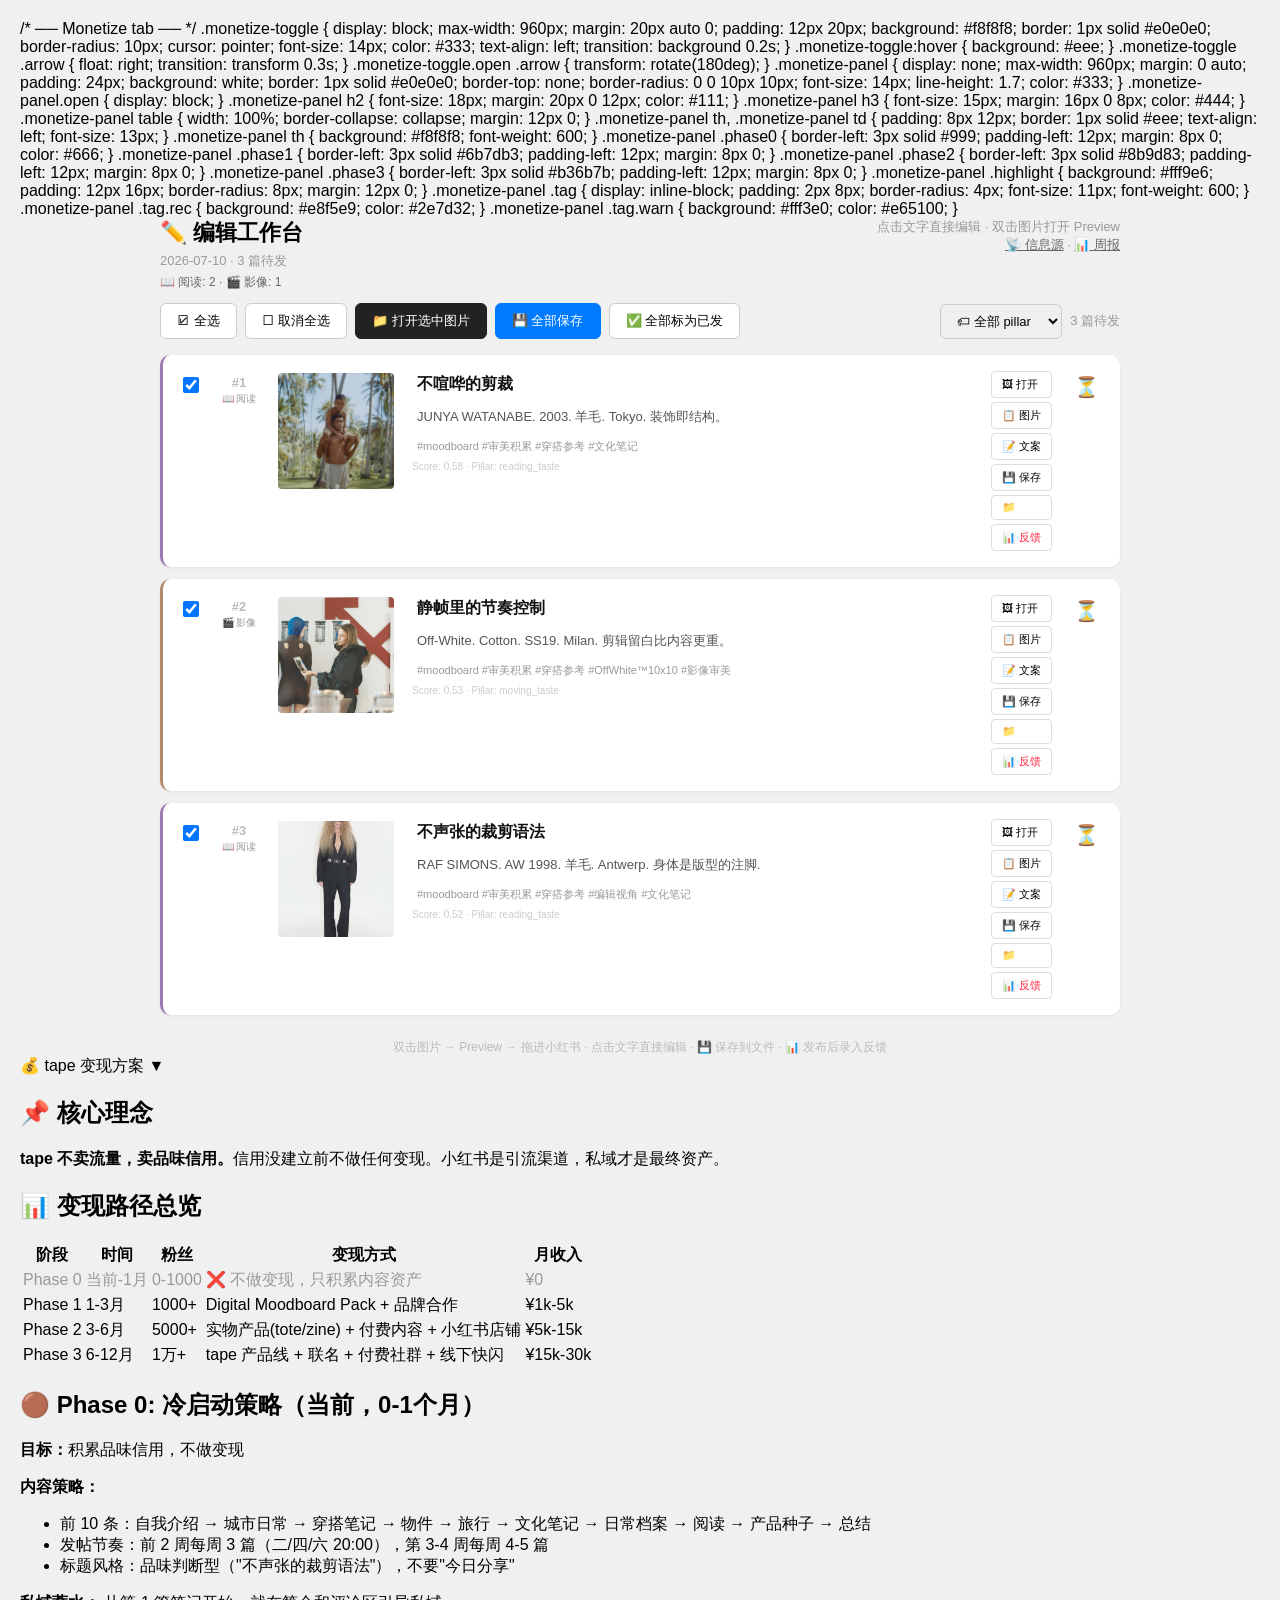
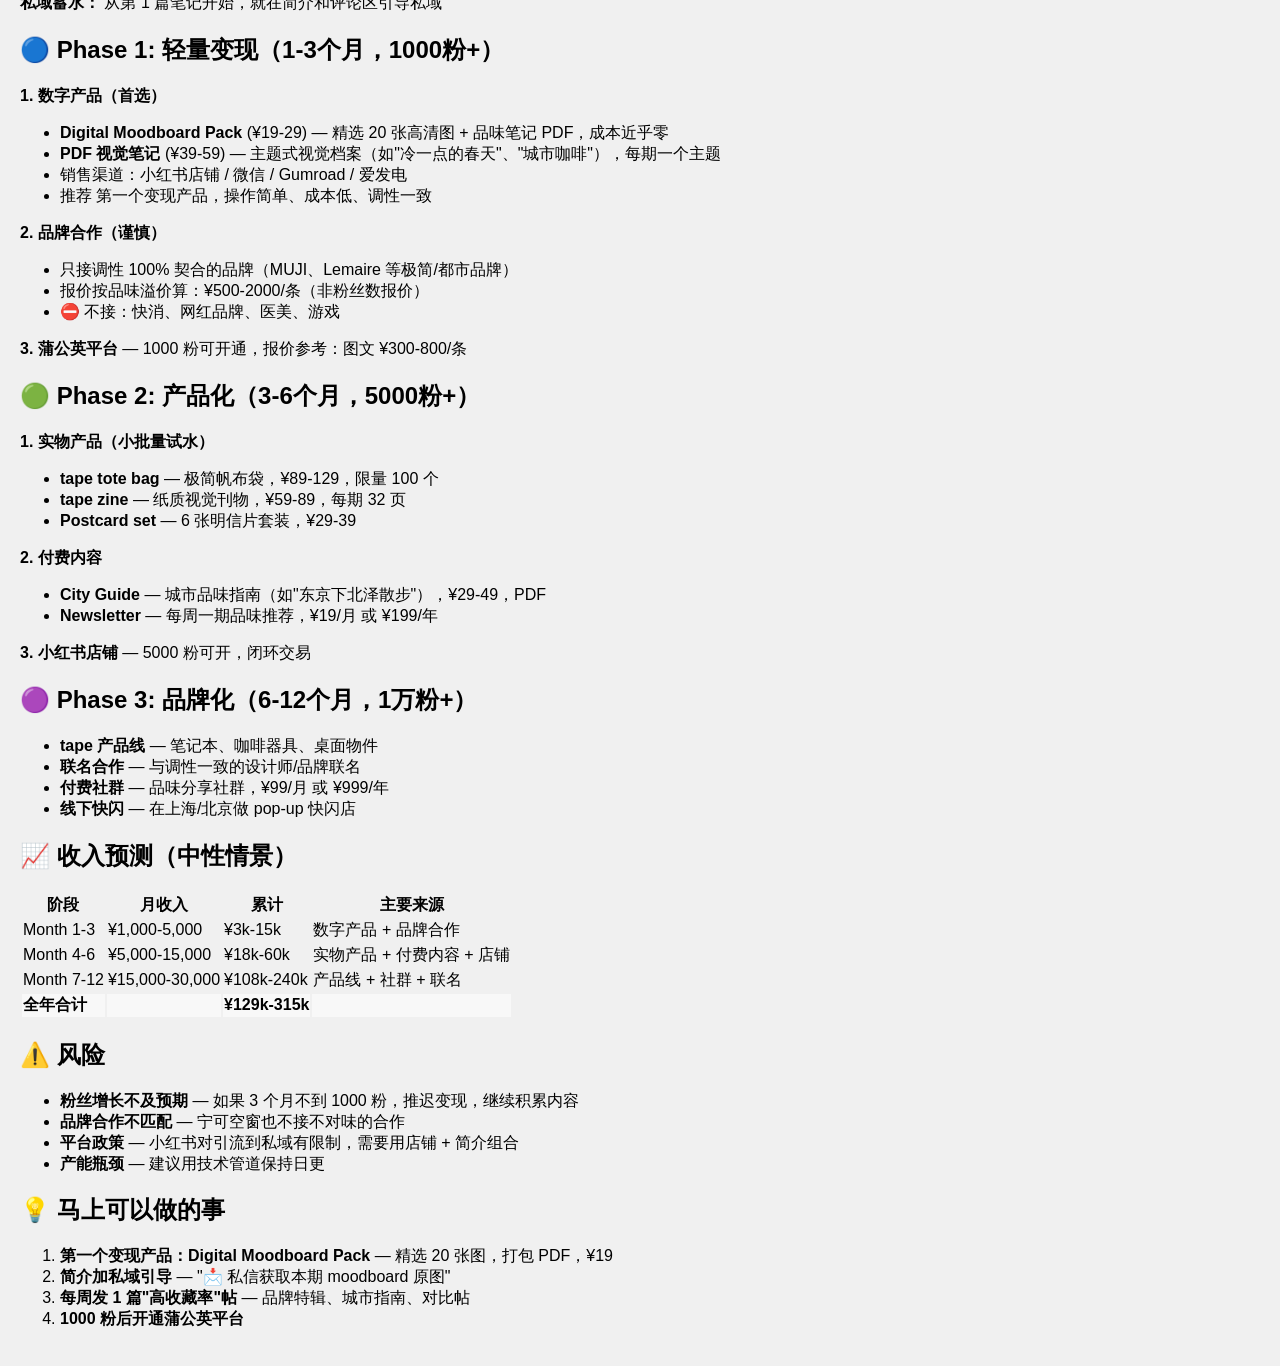
<file: posts/2026-07-10/QUEUE.html>
<!DOCTYPE html>
<html lang="zh-CN">
<head>
<meta charset="UTF-8">
<title>编辑工作台 — 2026-07-10</title>
<style>
  * { box-sizing: border-box; }
  body { font-family: -apple-system, "PingFang SC", sans-serif; background: #f0f0f0; margin: 0; padding: 20px; }
  .header { max-width: 960px; margin: 0 auto 12px; display: flex; justify-content: space-between; align-items: flex-start; }
  .header h1 { font-size: 22px; margin: 0 0 4px; }
  .header .date { color: #999; font-size: 13px; }
  .header .pillars { font-size: 12px; color: #666; margin-top: 4px; }

  .toolbar { max-width: 960px; margin: 0 auto 16px; display: flex; gap: 8px; flex-wrap: wrap; align-items: center; }
  .toolbar button { padding: 8px 16px; border: 1px solid #ccc; border-radius: 6px; background: white; cursor: pointer; font-size: 13px; }
  .toolbar button:hover { background: #eee; }
  .toolbar button.primary { background: #222; color: white; border-color: #222; }
  .toolbar button.save-all { background: #007aff; color: white; border-color: #007aff; }

  .queue { max-width: 960px; margin: 0 auto; }
  .card {
    display: flex; gap: 16px; align-items: flex-start;
    background: white; border-radius: 10px; padding: 16px; margin-bottom: 12px;
    box-shadow: 0 1px 3px rgba(0,0,0,0.06);
    transition: transform 0.15s, box-shadow 0.15s;
    border-left: 3px solid transparent;
  }
  .card[data-pillar="lookbook"] { border-left-color: #6b7db3; }
  .card[data-pillar="daily_archive"] { border-left-color: #8b9d83; }
  .card[data-pillar="moving_taste"] { border-left-color: #b38b6b; }
  .card[data-pillar="reading_taste"] { border-left-color: #9b7bb3; }
  .card[data-pillar="product_seeds"] { border-left-color: #b36b7b; }
  .card:hover { transform: translateY(-1px); box-shadow: 0 4px 12px rgba(0,0,0,0.1); }
  .card.published { opacity: 0.45; }
  .card-num { font-size: 13px; color: #bbb; font-weight: 700; min-width: 42px; padding-top: 4px; text-align: center; }
  .pillar-tag { font-size: 10px; color: #999; font-weight: 400; display: block; margin-top: 2px; }
  .card-img {
    width: 120px; height: 120px; object-fit: cover; border-radius: 6px;
    cursor: pointer; flex-shrink: 0;
    border: 2px solid transparent; transition: border-color 0.2s;
  }
  .card-img:hover { border-color: #ff2442; }
  .card-body { flex: 1; min-width: 0; }
  .card-title {
    font-size: 16px; font-weight: 700; margin-bottom: 6px; color: #111;
    padding: 2px 4px; border-radius: 3px; outline: none;
    border: 1px solid transparent; transition: border-color 0.2s;
  }
  .card-title:focus { border-color: #007aff; background: #f8f9ff; }
  .card-text {
    font-size: 13px; color: #555; margin-bottom: 6px; line-height: 1.5;
    white-space: pre-line; padding: 2px 4px; border-radius: 3px; outline: none;
    border: 1px solid transparent; transition: border-color 0.2s;
    min-height: 24px;
  }
  .card-text:focus { border-color: #007aff; background: #f8f9ff; }
  .card-tags {
    font-size: 11px; color: #999; word-break: break-all;
    padding: 2px 4px; border-radius: 3px; outline: none;
    border: 1px solid transparent; transition: border-color 0.2s;
  }
  .card-tags:focus { border-color: #007aff; background: #f8f9ff; }
  .card-meta { font-size: 10px; color: #ccc; margin-top: 4px; }
  .card-actions { display: flex; flex-direction: column; gap: 4px; flex-shrink: 0; }
  .card-actions button {
    padding: 5px 10px; border: 1px solid #ddd; border-radius: 4px;
    background: white; cursor: pointer; font-size: 11px; white-space: nowrap;
    text-align: left;
  }
  .card-actions button:hover { background: #f5f5f5; border-color: #bbb; }
  .card-status { font-size: 20px; min-width: 36px; text-align: center; padding-top: 4px; cursor: pointer; }

  /* Feedback modal */
  .modal-overlay {
    display: none; position: fixed; top: 0; left: 0; right: 0; bottom: 0;
    background: rgba(0,0,0,0.4); z-index: 1000;
    justify-content: center; align-items: center;
  }
  .modal-overlay.show { display: flex; }
  .modal {
    background: white; border-radius: 12px; padding: 24px; max-width: 400px; width: 90%;
    box-shadow: 0 8px 30px rgba(0,0,0,0.2);
  }
  .modal h2 { font-size: 18px; margin: 0 0 16px; }
  .modal label { display: block; font-size: 13px; color: #666; margin-bottom: 4px; }
  .modal input { width: 100%; padding: 8px 12px; border: 1px solid #ddd; border-radius: 6px; font-size: 14px; margin-bottom: 12px; }
  .modal .row { display: flex; gap: 8px; }
  .modal .row input { flex: 1; }
  .modal button { padding: 8px 16px; border: none; border-radius: 6px; cursor: pointer; font-size: 14px; }
  .modal .btn-save { background: #ff2442; color: white; }
  .modal .btn-cancel { background: #eee; }

  .select-cb { margin-top: 6px; width: 16px; height: 16px; cursor: pointer; flex-shrink: 0; }

  .toast {
    position: fixed; bottom: 24px; left: 50%; transform: translateX(-50%);
    background: #222; color: #fff; padding: 10px 24px; border-radius: 8px;
    font-size: 14px; z-index: 1999; animation: fadeOut 2s forwards;
    pointer-events: none;
  }
  @keyframes fadeOut { 0%,60% { opacity:1; } 100% { opacity:0; } }

  .footer { text-align: center; color: #bbb; font-size: 12px; margin-top: 24px; }
</style>

	/* ── Monetize tab ── */
	.monetize-toggle {
		display: block; max-width: 960px; margin: 20px auto 0;
		padding: 12px 20px; background: #f8f8f8; border: 1px solid #e0e0e0;
		border-radius: 10px; cursor: pointer; font-size: 14px; color: #333;
		text-align: left; transition: background 0.2s;
	}
	.monetize-toggle:hover { background: #eee; }
	.monetize-toggle .arrow { float: right; transition: transform 0.3s; }
	.monetize-toggle.open .arrow { transform: rotate(180deg); }
	.monetize-panel {
		display: none; max-width: 960px; margin: 0 auto; padding: 24px;
		background: white; border: 1px solid #e0e0e0; border-top: none;
		border-radius: 0 0 10px 10px; font-size: 14px; line-height: 1.7; color: #333;
	}
	.monetize-panel.open { display: block; }
	.monetize-panel h2 { font-size: 18px; margin: 20px 0 12px; color: #111; }
	.monetize-panel h3 { font-size: 15px; margin: 16px 0 8px; color: #444; }
	.monetize-panel table { width: 100%; border-collapse: collapse; margin: 12px 0; }
	.monetize-panel th, .monetize-panel td {
		padding: 8px 12px; border: 1px solid #eee; text-align: left; font-size: 13px;
	}
	.monetize-panel th { background: #f8f8f8; font-weight: 600; }
	.monetize-panel .phase0 { border-left: 3px solid #999; padding-left: 12px; margin: 8px 0; color: #666; }
	.monetize-panel .phase1 { border-left: 3px solid #6b7db3; padding-left: 12px; margin: 8px 0; }
	.monetize-panel .phase2 { border-left: 3px solid #8b9d83; padding-left: 12px; margin: 8px 0; }
	.monetize-panel .phase3 { border-left: 3px solid #b36b7b; padding-left: 12px; margin: 8px 0; }
	.monetize-panel .highlight { background: #fff9e6; padding: 12px 16px; border-radius: 8px; margin: 12px 0; }
	.monetize-panel .tag { display: inline-block; padding: 2px 8px; border-radius: 4px; font-size: 11px; font-weight: 600; }
	.monetize-panel .tag.rec { background: #e8f5e9; color: #2e7d32; }
	.monetize-panel .tag.warn { background: #fff3e0; color: #e65100; }
</style>
</head>
<body>

<div class="header">
  <div>
    <h1>✏️ 编辑工作台</h1>
    <div class="date">2026-07-10 · 3 篇待发</div>
    <div class="pillars">📖 阅读: 2 · 🎬 影像: 1</div>
  </div>
  <div style="font-size:13px;color:#999;text-align:right">
    点击文字直接编辑 · 双击图片打开 Preview<br>
    <a href="/sources" style="color:#666">📡 信息源</a> ·
    <a href="#" onclick="showWeeklyReport()" style="color:#666">📊 周报</a>
  </div>
</div>

<div class="toolbar">
  <button onclick="selectAll()">☑ 全选</button>
  <button onclick="deselectAll()">☐ 取消全选</button>
  <button class="primary" onclick="openSelected()">📁 打开选中图片</button>
  <button class="save-all" onclick="saveAllEdits()">💾 全部保存</button>
  <button onclick="markAllDone()">✅ 全部标为已发</button>
  <select id="pillar-filter" onchange="filterByPillar(this.value)" style="padding:8px 12px;border:1px solid #ccc;border-radius:6px;font-size:13px;margin-left:auto">
    <option value="all">🏷 全部 pillar</option>
    <option value="lookbook">👔 Lookbook</option>
    <option value="daily_archive">📔 日常档案</option>
    <option value="moving_taste">🎬 影像</option>
    <option value="reading_taste">📖 阅读</option>
    <option value="product_seeds">🔧 产品</option>
  </select>
  <span style="font-size:13px;color:#999" id="counter">3 篇待发</span>
</div>

<div class="queue">

    <div class="card" id="post-001" data-pillar="reading_taste">
      <input type="checkbox" class="select-cb" data-post="post-001" checked>
      <div class="card-num">#1<br><span class="pillar-tag">📖 阅读</span></div>
      <img src="post-001/image.jpg" class="card-img"
           data-abs="/Volumes/SanDisk2TB/自媒体作品/小红书起号/moodboard-hidden-ny-jjjjound/posts/2026-07-10/post-001/image.jpg"
           ondblclick="openInPreview('/Volumes/SanDisk2TB/自媒体作品/小红书起号/moodboard-hidden-ny-jjjjound/posts/2026-07-10/post-001/image.jpg')"
           title="双击在 Preview 中打开 → 拖到小红书">
      <div class="card-body">
        <div class="card-title" contenteditable="true" data-file="/Volumes/SanDisk2TB/自媒体作品/小红书起号/moodboard-hidden-ny-jjjjound/posts/2026-07-10/post-001/title.txt" data-post="post-001">不喧哗的剪裁</div>
        <div class="card-text" contenteditable="true" data-file="/Volumes/SanDisk2TB/自媒体作品/小红书起号/moodboard-hidden-ny-jjjjound/posts/2026-07-10/post-001/body.txt" data-post="post-001">JUNYA WATANABE. 2003. 羊毛. Tokyo. 装饰即结构。</div>
        <div class="card-tags" contenteditable="true" data-file="/Volumes/SanDisk2TB/自媒体作品/小红书起号/moodboard-hidden-ny-jjjjound/posts/2026-07-10/post-001/hashtags.txt" data-post="post-001">#moodboard #审美积累 #穿搭参考 #文化笔记</div>
        <div class="card-meta">Score: 0.58 · Pillar: reading_taste</div>
      </div>
      <div class="card-actions">
        <button onclick="openInPreview('/Volumes/SanDisk2TB/自媒体作品/小红书起号/moodboard-hidden-ny-jjjjound/posts/2026-07-10/post-001/image.jpg', this)" title="在 Preview 中打开 → 拖进小红书">🖼 打开</button>
        <button onclick="copyImage('/Volumes/SanDisk2TB/自媒体作品/小红书起号/moodboard-hidden-ny-jjjjound/posts/2026-07-10/post-001/image.jpg', this)" title="复制图片到剪贴板 → Cmd+V 到小红书">📋 图片</button>
        <button onclick="copyAll('post-001')" title="复制标题+正文+标签">📝 文案</button>
        <button onclick="saveEdits('post-001')" title="保存编辑到文件">💾 保存</button>
        <button onclick="fetch('/open-folder?path=' + encodeURIComponent('/Volumes/SanDisk2TB/自媒体作品/小红书起号/moodboard-hidden-ny-jjjjound/posts/2026-07-10/post-001/image.jpg'))">📁</button>
        <button onclick="recordFeedback('post-001')" title="发布后录入互动数据" style="color:#ff2442">📊 反馈</button>
      </div>
      <div class="card-status" id="status-post-001" onclick="togglePublished('post-001')">⏳</div>
    </div>
    <div class="card" id="post-002" data-pillar="moving_taste">
      <input type="checkbox" class="select-cb" data-post="post-002" checked>
      <div class="card-num">#2<br><span class="pillar-tag">🎬 影像</span></div>
      <img src="post-002/image.jpg" class="card-img"
           data-abs="/Volumes/SanDisk2TB/自媒体作品/小红书起号/moodboard-hidden-ny-jjjjound/posts/2026-07-10/post-002/image.jpg"
           ondblclick="openInPreview('/Volumes/SanDisk2TB/自媒体作品/小红书起号/moodboard-hidden-ny-jjjjound/posts/2026-07-10/post-002/image.jpg')"
           title="双击在 Preview 中打开 → 拖到小红书">
      <div class="card-body">
        <div class="card-title" contenteditable="true" data-file="/Volumes/SanDisk2TB/自媒体作品/小红书起号/moodboard-hidden-ny-jjjjound/posts/2026-07-10/post-002/title.txt" data-post="post-002">静帧里的节奏控制</div>
        <div class="card-text" contenteditable="true" data-file="/Volumes/SanDisk2TB/自媒体作品/小红书起号/moodboard-hidden-ny-jjjjound/posts/2026-07-10/post-002/body.txt" data-post="post-002">Off-White. Cotton. SS19. Milan. 剪辑留白比内容更重。</div>
        <div class="card-tags" contenteditable="true" data-file="/Volumes/SanDisk2TB/自媒体作品/小红书起号/moodboard-hidden-ny-jjjjound/posts/2026-07-10/post-002/hashtags.txt" data-post="post-002">#moodboard #审美积累 #穿搭参考 #OffWhite™10x10 #影像审美</div>
        <div class="card-meta">Score: 0.53 · Pillar: moving_taste</div>
      </div>
      <div class="card-actions">
        <button onclick="openInPreview('/Volumes/SanDisk2TB/自媒体作品/小红书起号/moodboard-hidden-ny-jjjjound/posts/2026-07-10/post-002/image.jpg', this)" title="在 Preview 中打开 → 拖进小红书">🖼 打开</button>
        <button onclick="copyImage('/Volumes/SanDisk2TB/自媒体作品/小红书起号/moodboard-hidden-ny-jjjjound/posts/2026-07-10/post-002/image.jpg', this)" title="复制图片到剪贴板 → Cmd+V 到小红书">📋 图片</button>
        <button onclick="copyAll('post-002')" title="复制标题+正文+标签">📝 文案</button>
        <button onclick="saveEdits('post-002')" title="保存编辑到文件">💾 保存</button>
        <button onclick="fetch('/open-folder?path=' + encodeURIComponent('/Volumes/SanDisk2TB/自媒体作品/小红书起号/moodboard-hidden-ny-jjjjound/posts/2026-07-10/post-002/image.jpg'))">📁</button>
        <button onclick="recordFeedback('post-002')" title="发布后录入互动数据" style="color:#ff2442">📊 反馈</button>
      </div>
      <div class="card-status" id="status-post-002" onclick="togglePublished('post-002')">⏳</div>
    </div>
    <div class="card" id="post-003" data-pillar="reading_taste">
      <input type="checkbox" class="select-cb" data-post="post-003" checked>
      <div class="card-num">#3<br><span class="pillar-tag">📖 阅读</span></div>
      <img src="post-003/image.jpg" class="card-img"
           data-abs="/Volumes/SanDisk2TB/自媒体作品/小红书起号/moodboard-hidden-ny-jjjjound/posts/2026-07-10/post-003/image.jpg"
           ondblclick="openInPreview('/Volumes/SanDisk2TB/自媒体作品/小红书起号/moodboard-hidden-ny-jjjjound/posts/2026-07-10/post-003/image.jpg')"
           title="双击在 Preview 中打开 → 拖到小红书">
      <div class="card-body">
        <div class="card-title" contenteditable="true" data-file="/Volumes/SanDisk2TB/自媒体作品/小红书起号/moodboard-hidden-ny-jjjjound/posts/2026-07-10/post-003/title.txt" data-post="post-003">不声张的裁剪语法</div>
        <div class="card-text" contenteditable="true" data-file="/Volumes/SanDisk2TB/自媒体作品/小红书起号/moodboard-hidden-ny-jjjjound/posts/2026-07-10/post-003/body.txt" data-post="post-003">RAF SIMONS. AW 1998. 羊毛. Antwerp. 身体是版型的注脚.</div>
        <div class="card-tags" contenteditable="true" data-file="/Volumes/SanDisk2TB/自媒体作品/小红书起号/moodboard-hidden-ny-jjjjound/posts/2026-07-10/post-003/hashtags.txt" data-post="post-003">#moodboard #审美积累 #穿搭参考 #编辑视角 #文化笔记</div>
        <div class="card-meta">Score: 0.52 · Pillar: reading_taste</div>
      </div>
      <div class="card-actions">
        <button onclick="openInPreview('/Volumes/SanDisk2TB/自媒体作品/小红书起号/moodboard-hidden-ny-jjjjound/posts/2026-07-10/post-003/image.jpg', this)" title="在 Preview 中打开 → 拖进小红书">🖼 打开</button>
        <button onclick="copyImage('/Volumes/SanDisk2TB/自媒体作品/小红书起号/moodboard-hidden-ny-jjjjound/posts/2026-07-10/post-003/image.jpg', this)" title="复制图片到剪贴板 → Cmd+V 到小红书">📋 图片</button>
        <button onclick="copyAll('post-003')" title="复制标题+正文+标签">📝 文案</button>
        <button onclick="saveEdits('post-003')" title="保存编辑到文件">💾 保存</button>
        <button onclick="fetch('/open-folder?path=' + encodeURIComponent('/Volumes/SanDisk2TB/自媒体作品/小红书起号/moodboard-hidden-ny-jjjjound/posts/2026-07-10/post-003/image.jpg'))">📁</button>
        <button onclick="recordFeedback('post-003')" title="发布后录入互动数据" style="color:#ff2442">📊 反馈</button>
      </div>
      <div class="card-status" id="status-post-003" onclick="togglePublished('post-003')">⏳</div>
    </div>
</div>

<!-- Feedback Modal -->
<div class="modal-overlay" id="feedback-modal">
  <div class="modal">
    <h2>📊 录入互动数据</h2>
    <div style="font-size:12px;color:#999;margin-bottom:12px">从小红书创作者后台查看笔记数据</div>
    <label>Pack ID</label>
    <input type="text" id="fb-pack-id" readonly>
    <div class="row">
      <div><label>❤️ 点赞</label><input type="number" id="fb-likes" value="0"></div>
      <div><label>⭐ 收藏</label><input type="number" id="fb-saves" value="0"></div>
    </div>
    <div class="row">
      <div><label>💬 评论</label><input type="number" id="fb-comments" value="0"></div>
      <div><label>🔄 分享</label><input type="number" id="fb-shares" value="0"></div>
    </div>
    <div style="margin-top:16px;display:flex;gap:8px;justify-content:flex-end">
      <button class="btn-cancel" onclick="closeFeedback()">取消</button>
      <button class="btn-save" onclick="submitFeedback()">提交到图谱</button>
    </div>
  </div>
</div>

<!-- Weekly Report Modal -->
<div class="modal-overlay" id="report-modal">
  <div class="modal" style="max-width:500px">
    <h2>📊 发布效果周报</h2>
    <div id="report-content" style="font-size:13px;line-height:1.8;max-height:400px;overflow-y:auto">加载中...</div>
    <div style="margin-top:16px;text-align:right">
      <button class="btn-cancel" onclick="closeReport()">关闭</button>
    </div>
  </div>
</div>

<div class="footer">
  双击图片 → Preview → 拖进小红书 · 点击文字直接编辑 · 💾 保存到文件 · 📊 发布后录入反馈
</div>

<script>
// ── Open image in Preview ──
async function openInPreview(path, btn) {
    if (btn) { btn.innerText = '...'; btn.disabled = true; }
    try {
        const resp = await fetch('/open-file?path=' + encodeURIComponent(path));
        const data = await resp.json();
        if (data.ok) toast('✅ Preview 已打开 → 拖图片到小红书');
        else toast('❌ 失败');
    } catch(e) { toast('❌ 请先启动服务: python scripts/queue_server.py'); }
    if (btn) { setTimeout(() => { btn.innerText = '🖼 打开'; btn.disabled = false; }, 1000); }
}

// ── Copy ──
function copyToClipboard(text) {
    navigator.clipboard.writeText(text).then(() => toast('已复制 ✓'));
}
async function copyImage(path, btn) {
    if (btn) { btn.innerText = '...'; btn.disabled = true; }
    try {
        const resp = await fetch('/copy-image?path=' + encodeURIComponent(path));
        const data = await resp.json();
        if (data.ok) toast('✅ 图片已复制到剪贴板 → Cmd+V 到小红书');
        else toast('❌ ' + (data.error || '失败'));
    } catch(e) {
        toast('❌ 请先启动服务: bash start.sh serve');
    }
    if (btn) { setTimeout(() => { btn.innerText = '📋 图片'; btn.disabled = false; }, 1000); }
}
function copyAll(postId) {
    const title = document.querySelector('#' + postId + ' .card-title').innerText;
    const body = document.querySelector('#' + postId + ' .card-text').innerText;
    const tags = document.querySelector('#' + postId + ' .card-tags').innerText;
    copyToClipboard(title + '\n\n' + body + '\n\n' + tags);
}

// ── Inline editing: save to file ──
async function saveEdits(postId) {
    const card = document.getElementById(postId);
    const title = card.querySelector('.card-title');
    const body = card.querySelector('.card-text');
    const tags = card.querySelector('.card-tags');

    const titleFile = title.dataset.file;
    const bodyFile = body.dataset.file;
    const tagsFile = tags.dataset.file;

    let saved = 0;
    try {
        await fetch('/save-file?path=' + encodeURIComponent(titleFile) + '&content=' + encodeURIComponent(title.innerText));
        saved++;
        await fetch('/save-file?path=' + encodeURIComponent(bodyFile) + '&content=' + encodeURIComponent(body.innerText));
        saved++;
        await fetch('/save-file?path=' + encodeURIComponent(tagsFile) + '&content=' + encodeURIComponent(tags.innerText));
        saved++;
    } catch(e) { /* silent */ }

    // LocalStorage fallback: store edits so they survive refresh
    localStorage.setItem(postId + '-title', title.innerText);
    localStorage.setItem(postId + '-body', body.innerText);
    localStorage.setItem(postId + '-tags', tags.innerText);

    toast('💾 已保存 (' + saved + ' 个文件)');
}

async function saveAllEdits() {
    const cards = document.querySelectorAll('.card');
    let count = 0;
    for (const card of cards) {
        await saveEdits(card.id);
        count++;
    }
    toast('💾 全部已保存 (' + count + ' 篇)');
}

// ── Feedback ──
function recordFeedback(postId) {
    document.getElementById('fb-pack-id').value = postId;
    document.getElementById('feedback-modal').classList.add('show');
}
function closeFeedback() {
    document.getElementById('feedback-modal').classList.remove('show');
}
async function submitFeedback() {
    const packId = document.getElementById('fb-pack-id').value;
    const likes = parseInt(document.getElementById('fb-likes').value) || 0;
    const saves = parseInt(document.getElementById('fb-saves').value) || 0;
    const comments = parseInt(document.getElementById('fb-comments').value) || 0;
    const shares = parseInt(document.getElementById('fb-shares').value) || 0;

    try {
        const resp = await fetch('/api/v1/feedback/publish-metrics', {
            method: 'POST',
            headers: {'Content-Type': 'application/json'},
            body: JSON.stringify({pack_id: packId, likes, saves, comments, shares, post_url: ''})
        });
        const data = await resp.json();
        toast('📊 已录入 · 互动分: ' + data.engagement_score + '/10 · 图谱调权: ' + (data.delta > 0 ? '+' : '') + data.delta);
        closeFeedback();

        // Auto-mark as published
        const card = document.getElementById(packId);
        if (card) {
            card.classList.add('published');
            document.getElementById('status-' + packId).innerText = '✅';
            updateCounter();
        }
    } catch(e) {
        toast('❌ 录入失败，请确认 API 服务已启动');
    }
}

// ── Weekly Report ──
async function showWeeklyReport() {
    document.getElementById('report-modal').classList.add('show');
    document.getElementById('report-content').innerHTML = '加载中...';
    try {
        const resp = await fetch('/api/v1/feedback/weekly-report');
        const data = await resp.json();
        let html = '';
        if (data.message) {
            html = '<p>' + data.message + '</p>';
        } else {
            html += '<p><strong>' + data.period + '</strong><br>平均互动分: ' + data.avg_engagement + '/10</p>';
            html += '<p>🔥 高强度: ' + data.high_performers_count + ' 篇 | ❄️ 低互动: ' + data.low_performers_count + ' 篇</p>';
            if (data.top_themes && data.top_themes.length > 0) {
                html += '<p><strong>🏆 Top 主题:</strong></p><ul>';
                data.top_themes.forEach(t => {
                    html += '<li>' + t.avg_score + ' — ' + t.theme + ' (' + t.count + '篇, ' + t.total_likes + '赞)</li>';
                });
                html += '</ul>';
            }
            if (data.suggestions && data.suggestions.length > 0) {
                html += '<p><strong>💡 建议:</strong></p><ul>';
                data.suggestions.forEach(s => html += '<li>' + s + '</li>');
                html += '</ul>';
            }
        }
        document.getElementById('report-content').innerHTML = html;
    } catch(e) {
        document.getElementById('report-content').innerHTML = '<p style="color:red">API 未连接。请先启动: python taste_graph_ai/server.py</p>';
    }
}
function closeReport() {
    document.getElementById('report-modal').classList.remove('show');
}

// ── Pillar filter ──
function filterByPillar(pillar) {
    document.querySelectorAll('.card').forEach(card => {
        if (pillar === 'all' || card.dataset.pillar === pillar) {
            card.style.display = 'flex';
        } else {
            card.style.display = 'none';
        }
    });
}

// ── Published toggle ──
function togglePublished(postId) {
    const card = document.getElementById(postId);
    const status = document.getElementById('status-' + postId);
    if (card.classList.contains('published')) {
        card.classList.remove('published');
        status.innerText = '⏳';
    } else {
        card.classList.add('published');
        status.innerText = '✅';
    }
    updateCounter();
}

// ── Select / Counter ──
function getChecked() {
    return [...document.querySelectorAll('.select-cb:checked')].map(cb => cb.dataset.post);
}
function selectAll() { document.querySelectorAll('.select-cb').forEach(cb => cb.checked = true); updateCounter(); }
function deselectAll() { document.querySelectorAll('.select-cb').forEach(cb => cb.checked = false); updateCounter(); }
function openSelected() {
    const checked = getChecked();
    if (checked.length === 0) { toast('请先勾选要打开的卡片'); return; }
    checked.forEach(postId => {
        const img = document.querySelector('#' + postId + ' .card-img');
        if (img && img.dataset.abs) {
            const dir = img.dataset.abs.split('/').slice(0, -1).join('/');
            window.open('file://' + dir, '_blank');
        }
    });
}
function markAllDone() {
    document.querySelectorAll('.card').forEach(c => c.classList.add('published'));
    document.querySelectorAll('.card-status').forEach(s => s.innerText = '✅');
    updateCounter();
    toast('已标记 ✓');
}
function updateCounter() {
    const total = document.querySelectorAll('.card').length;
    const published = document.querySelectorAll('.card.published').length;
    const visible = document.querySelectorAll('.card[style*="display: flex"], .card:not([style*="display"])').length;
    document.getElementById('counter').innerText = (total - published) + ' 待发 · ' + published + ' 已发' + (visible !== total ? ' · ' + visible + ' 显示' : '');
}

// ── Restore saved edits from localStorage ──
document.querySelectorAll('.card').forEach(card => {
    const pid = card.id;
    ['title', 'body', 'tags'].forEach(field => {
        const saved = localStorage.getItem(pid + '-' + field);
        if (saved) {
            const el = card.querySelector(field === 'title' ? '.card-title' : field === 'body' ? '.card-text' : '.card-tags');
            if (el && el.innerText !== saved) el.innerText = saved;
        }
    });
});

// ── Auto-save on blur ──
document.querySelectorAll('[contenteditable="true"]').forEach(el => {
    el.addEventListener('blur', function() {
        const postId = this.dataset.post;
        if (postId) saveEdits(postId);
    });
});

// ── Toast ──
function toast(msg) {
    const t = document.createElement('div');
    t.className = 'toast';
    t.innerText = msg;
    document.body.appendChild(t);
    setTimeout(() => t.remove(), 2200);
}
</script>

<!-- ── 💰 变现面板 ── -->
<div class="monetize-toggle" onclick="this.classList.toggle('open'); document.getElementById('monetize-panel').classList.toggle('open')">
	💰 tape 变现方案 <span class="arrow">▼</span>
</div>
<div class="monetize-panel" id="monetize-panel">

<h2>📌 核心理念</h2>
<div class="highlight">
	<strong>tape 不卖流量，卖品味信用。</strong>信用没建立前不做任何变现。小红书是引流渠道，私域才是最终资产。
</div>

<h2>📊 变现路径总览</h2>
<table>
	<tr><th>阶段</th><th>时间</th><th>粉丝</th><th>变现方式</th><th>月收入</th></tr>
	<tr style="color:#999"><td><span class="tag" style="background:#eee">Phase 0</span></td><td>当前-1月</td><td>0-1000</td><td>❌ 不做变现，只积累内容资产</td><td>¥0</td></tr>
	<tr><td><span class="tag rec">Phase 1</span></td><td>1-3月</td><td>1000+</td><td>Digital Moodboard Pack + 品牌合作</td><td>¥1k-5k</td></tr>
	<tr><td><span class="tag rec">Phase 2</span></td><td>3-6月</td><td>5000+</td><td>实物产品(tote/zine) + 付费内容 + 小红书店铺</td><td>¥5k-15k</td></tr>
	<tr><td><span class="tag rec">Phase 3</span></td><td>6-12月</td><td>1万+</td><td>tape 产品线 + 联名 + 付费社群 + 线下快闪</td><td>¥15k-30k</td></tr>
</table>

<h2>🟤 Phase 0: 冷启动策略（当前，0-1个月）</h2>
<div class="phase0">
	<p><strong>目标：</strong>积累品味信用，不做变现</p>
	<p><strong>内容策略：</strong></p>
	<ul>
		<li>前 10 条：自我介绍 → 城市日常 → 穿搭笔记 → 物件 → 旅行 → 文化笔记 → 日常档案 → 阅读 → 产品种子 → 总结</li>
		<li>发帖节奏：前 2 周每周 3 篇（二/四/六 20:00），第 3-4 周每周 4-5 篇</li>
		<li>标题风格：品味判断型（"不声张的裁剪语法"），不要"今日分享"</li>
	</ul>
	<p><strong>私域蓄水：</strong> 从第 1 篇笔记开始，就在简介和评论区引导私域</p>
</div>

<h2>🔵 Phase 1: 轻量变现（1-3个月，1000粉+）</h2>
<div class="phase1">
	<p><strong>1. 数字产品（首选）</strong></p>
	<ul>
		<li><strong>Digital Moodboard Pack</strong> (¥19-29) — 精选 20 张高清图 + 品味笔记 PDF，成本近乎零</li>
		<li><strong>PDF 视觉笔记</strong> (¥39-59) — 主题式视觉档案（如"冷一点的春天"、"城市咖啡"），每期一个主题</li>
		<li>销售渠道：小红书店铺 / 微信 / Gumroad / 爱发电</li>
		<li><span class="tag rec">推荐</span> 第一个变现产品，操作简单、成本低、调性一致</li>
	</ul>
	<p><strong>2. 品牌合作（谨慎）</strong></p>
	<ul>
		<li>只接调性 100% 契合的品牌（MUJI、Lemaire 等极简/都市品牌）</li>
		<li>报价按品味溢价算：¥500-2000/条（非粉丝数报价）</li>
		<li>⛔ 不接：快消、网红品牌、医美、游戏</li>
	</ul>
	<p><strong>3. 蒲公英平台</strong> — 1000 粉可开通，报价参考：图文 ¥300-800/条</p>
</div>

<h2>🟢 Phase 2: 产品化（3-6个月，5000粉+）</h2>
<div class="phase2">
	<p><strong>1. 实物产品（小批量试水）</strong></p>
	<ul>
		<li><strong>tape tote bag</strong> — 极简帆布袋，¥89-129，限量 100 个</li>
		<li><strong>tape zine</strong> — 纸质视觉刊物，¥59-89，每期 32 页</li>
		<li><strong>Postcard set</strong> — 6 张明信片套装，¥29-39</li>
	</ul>
	<p><strong>2. 付费内容</strong></p>
	<ul>
		<li><strong>City Guide</strong> — 城市品味指南（如"东京下北泽散步"），¥29-49，PDF</li>
		<li><strong>Newsletter</strong> — 每周一期品味推荐，¥19/月 或 ¥199/年</li>
	</ul>
	<p><strong>3. 小红书店铺</strong> — 5000 粉可开，闭环交易</p>
</div>

<h2>🟣 Phase 3: 品牌化（6-12个月，1万粉+）</h2>
<div class="phase3">
	<ul>
		<li><strong>tape 产品线</strong> — 笔记本、咖啡器具、桌面物件</li>
		<li><strong>联名合作</strong> — 与调性一致的设计师/品牌联名</li>
		<li><strong>付费社群</strong> — 品味分享社群，¥99/月 或 ¥999/年</li>
		<li><strong>线下快闪</strong> — 在上海/北京做 pop-up 快闪店</li>
	</ul>
</div>

<h2>📈 收入预测（中性情景）</h2>
<table>
	<tr><th>阶段</th><th>月收入</th><th>累计</th><th>主要来源</th></tr>
	<tr><td>Month 1-3</td><td>¥1,000-5,000</td><td>¥3k-15k</td><td>数字产品 + 品牌合作</td></tr>
	<tr><td>Month 4-6</td><td>¥5,000-15,000</td><td>¥18k-60k</td><td>实物产品 + 付费内容 + 店铺</td></tr>
	<tr><td>Month 7-12</td><td>¥15,000-30,000</td><td>¥108k-240k</td><td>产品线 + 社群 + 联名</td></tr>
	<tr style="background:#f8f8f8"><td><strong>全年合计</strong></td><td></td><td><strong>¥129k-315k</strong></td><td></td></tr>
</table>

<h2>⚠️ 风险</h2>
<ul>
	<li><strong>粉丝增长不及预期</strong> — 如果 3 个月不到 1000 粉，推迟变现，继续积累内容</li>
	<li><strong>品牌合作不匹配</strong> — 宁可空窗也不接不对味的合作</li>
	<li><strong>平台政策</strong> — 小红书对引流到私域有限制，需要用店铺 + 简介组合</li>
	<li><strong>产能瓶颈</strong> — 建议用技术管道保持日更</li>
</ul>

<h2>💡 马上可以做的事</h2>
<div class="highlight">
	<ol>
		<li><strong>第一个变现产品：Digital Moodboard Pack</strong> — 精选 20 张图，打包 PDF，¥19</li>
		<li><strong>简介加私域引导</strong> — "📩 私信获取本期 moodboard 原图"</li>
		<li><strong>每周发 1 篇"高收藏率"帖</strong> — 品牌特辑、城市指南、对比帖</li>
		<li><strong>1000 粉后开通蒲公英平台</strong></li>
	</ol>
</div>

</div>

</body>
</html>
</file>
